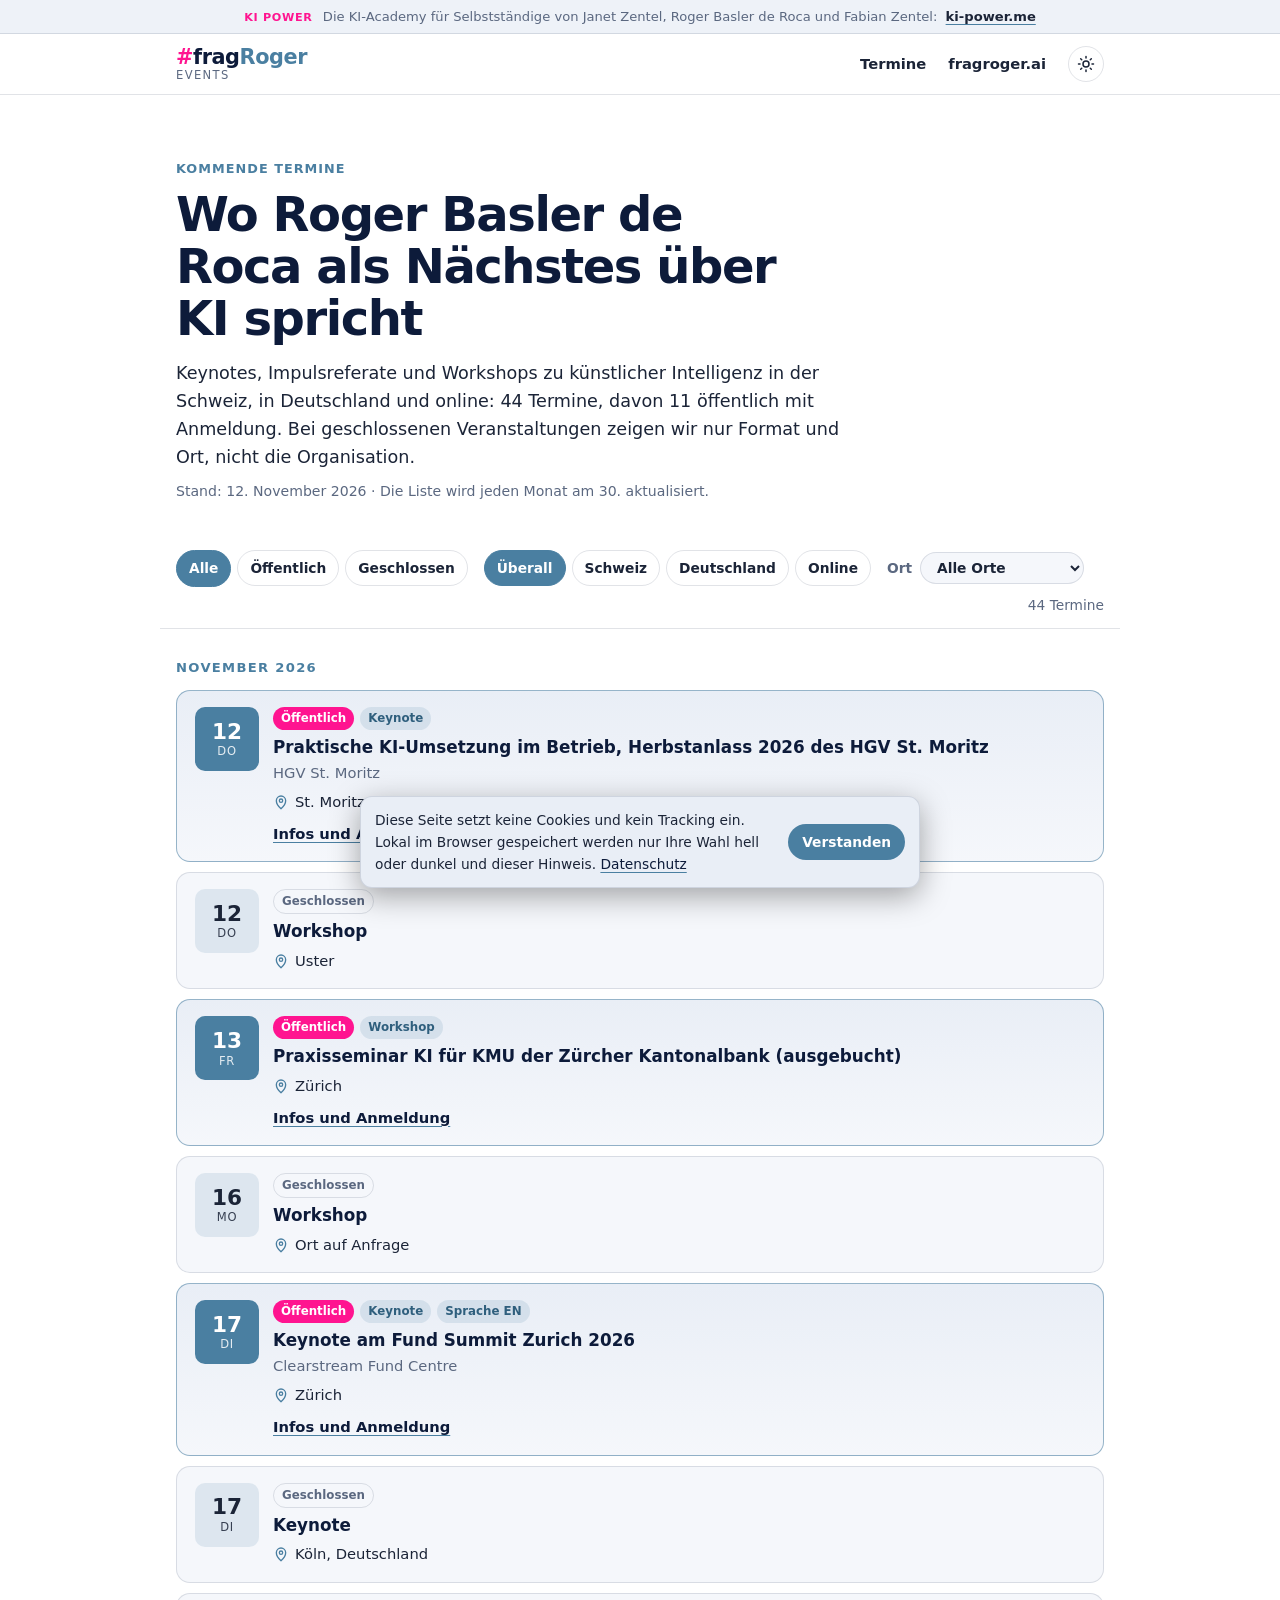
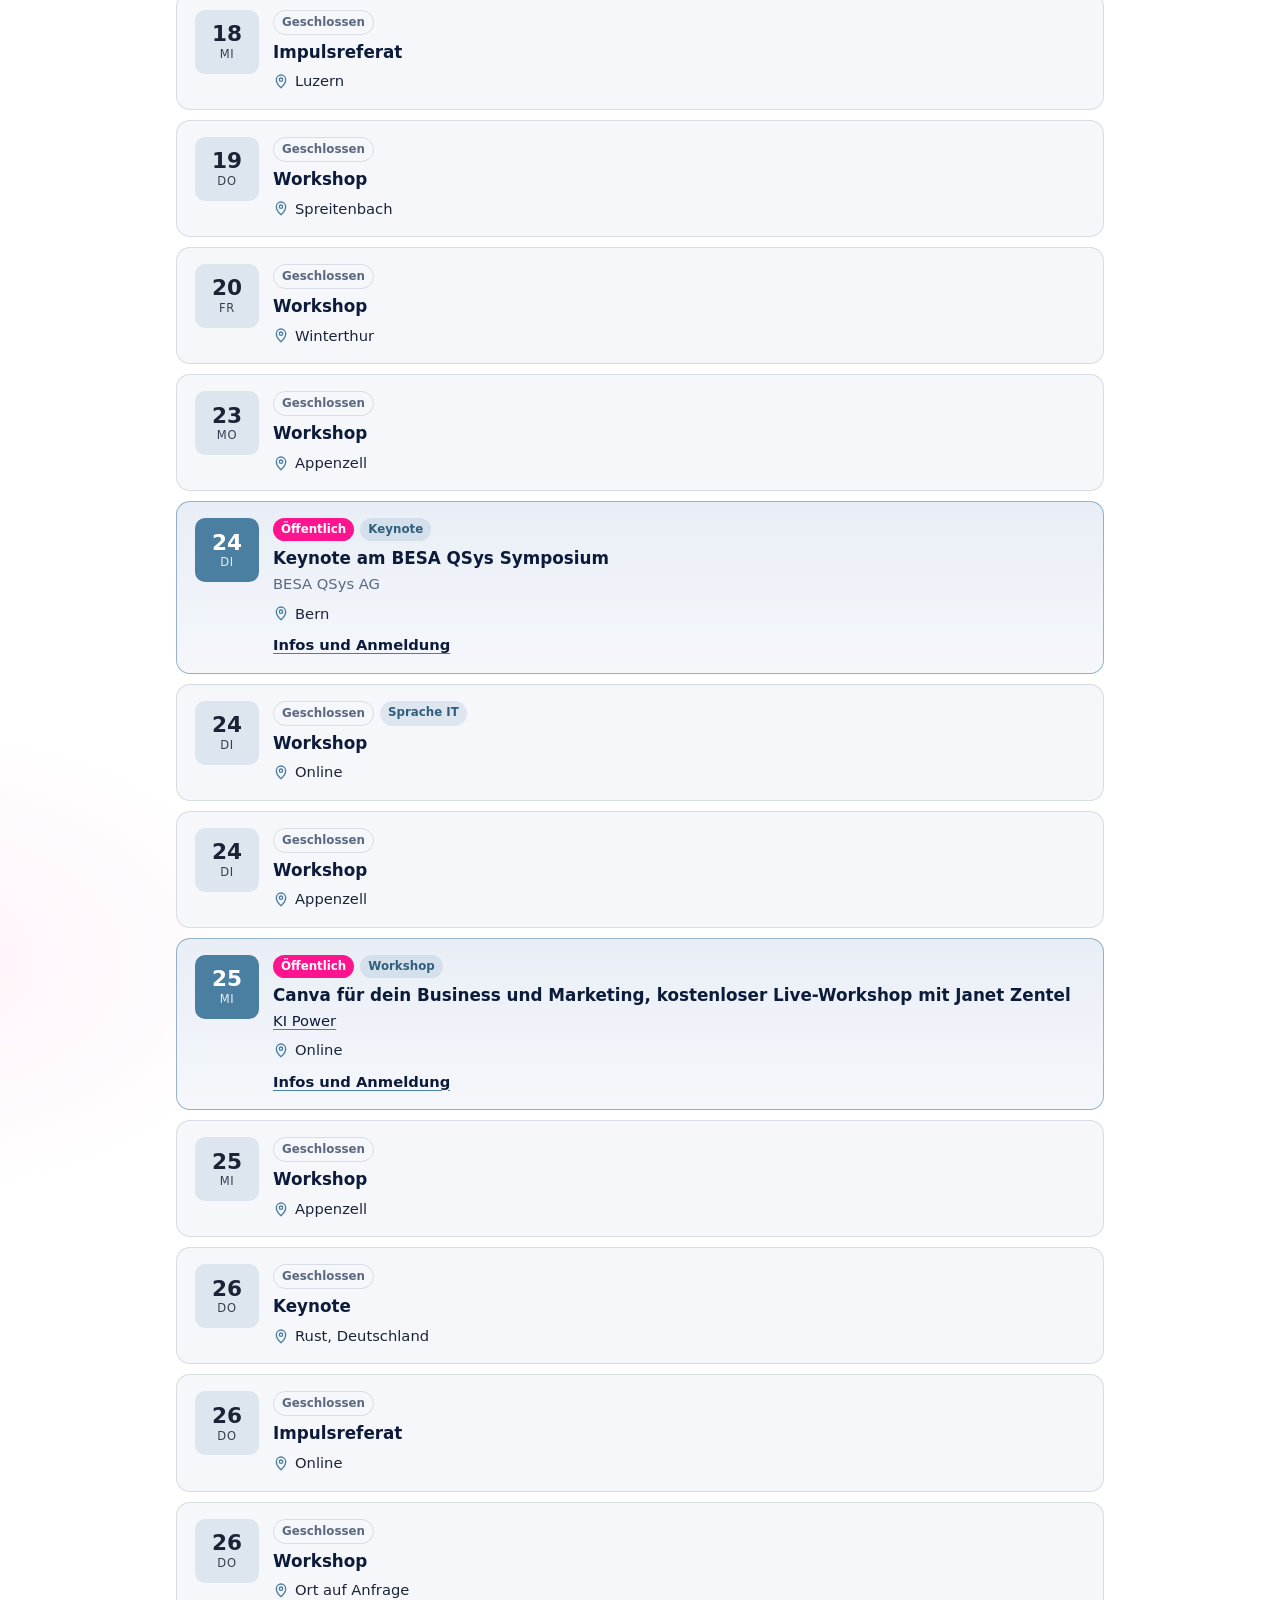
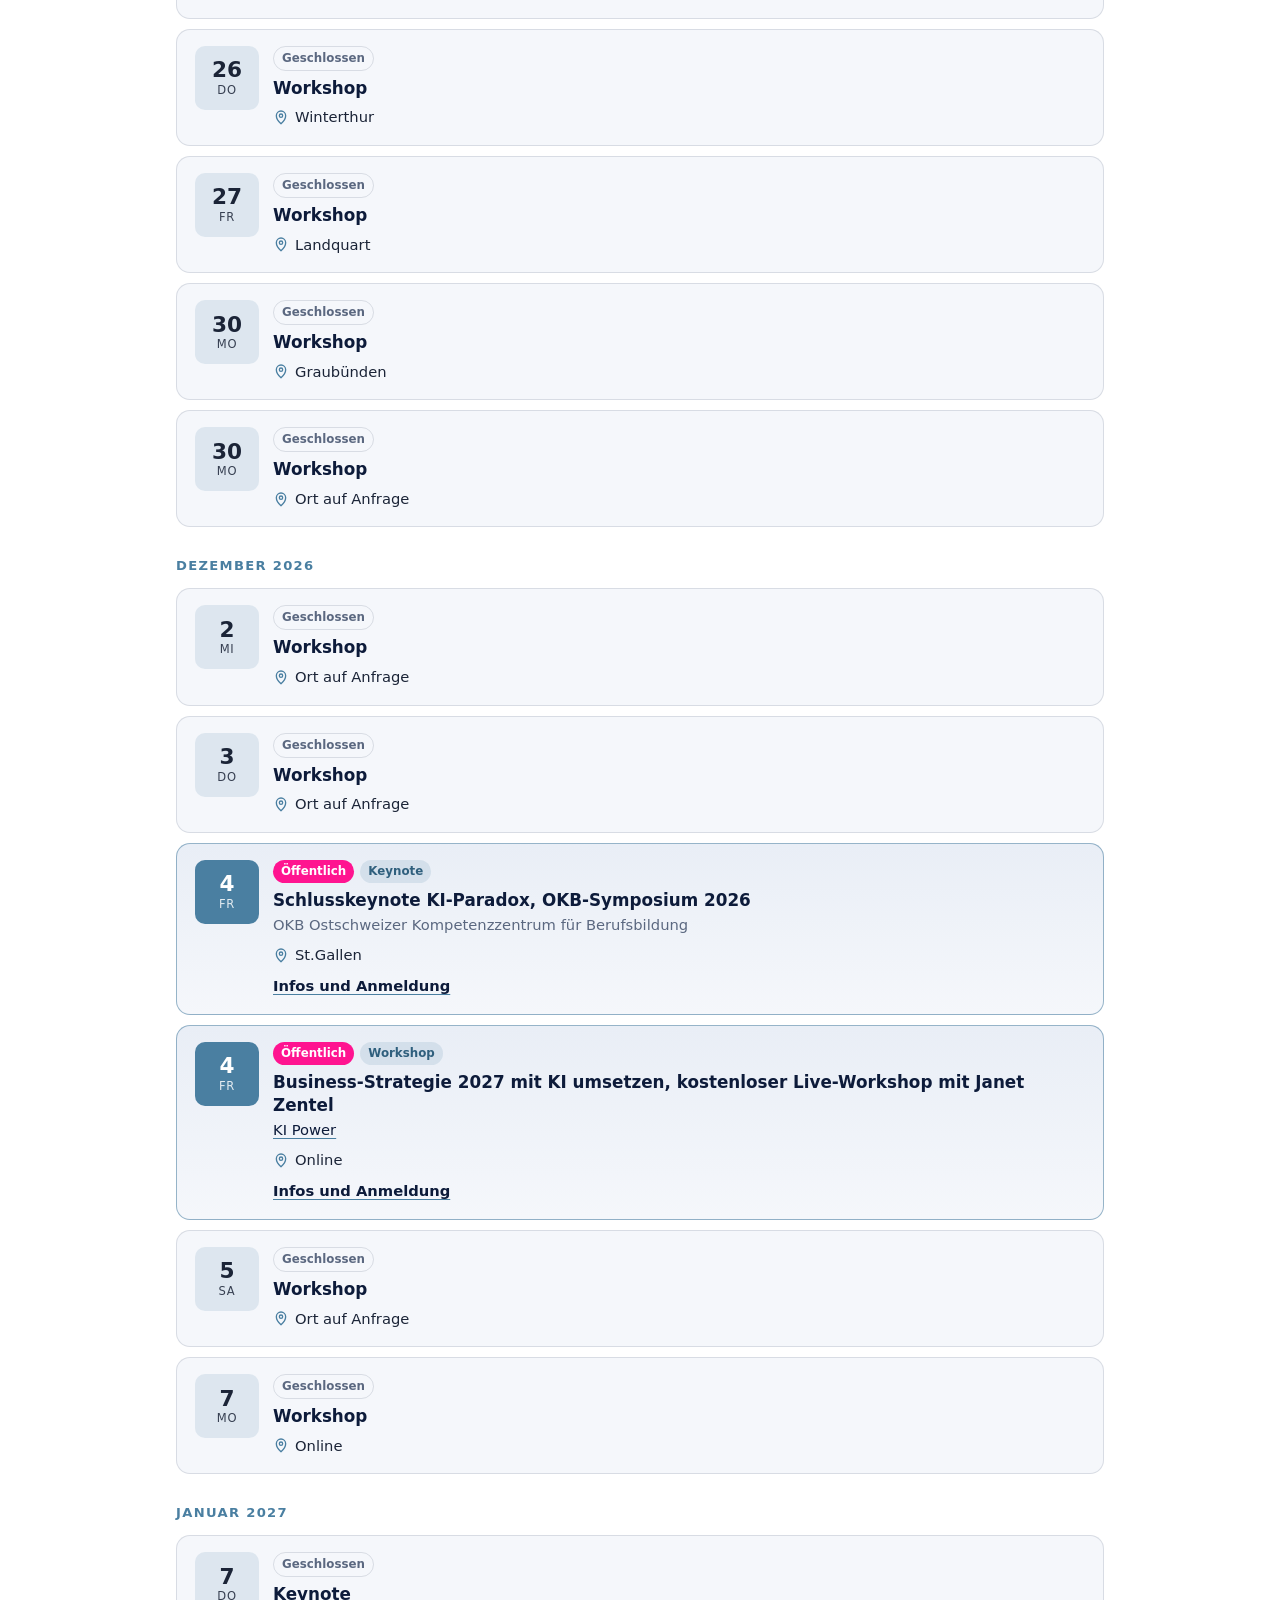
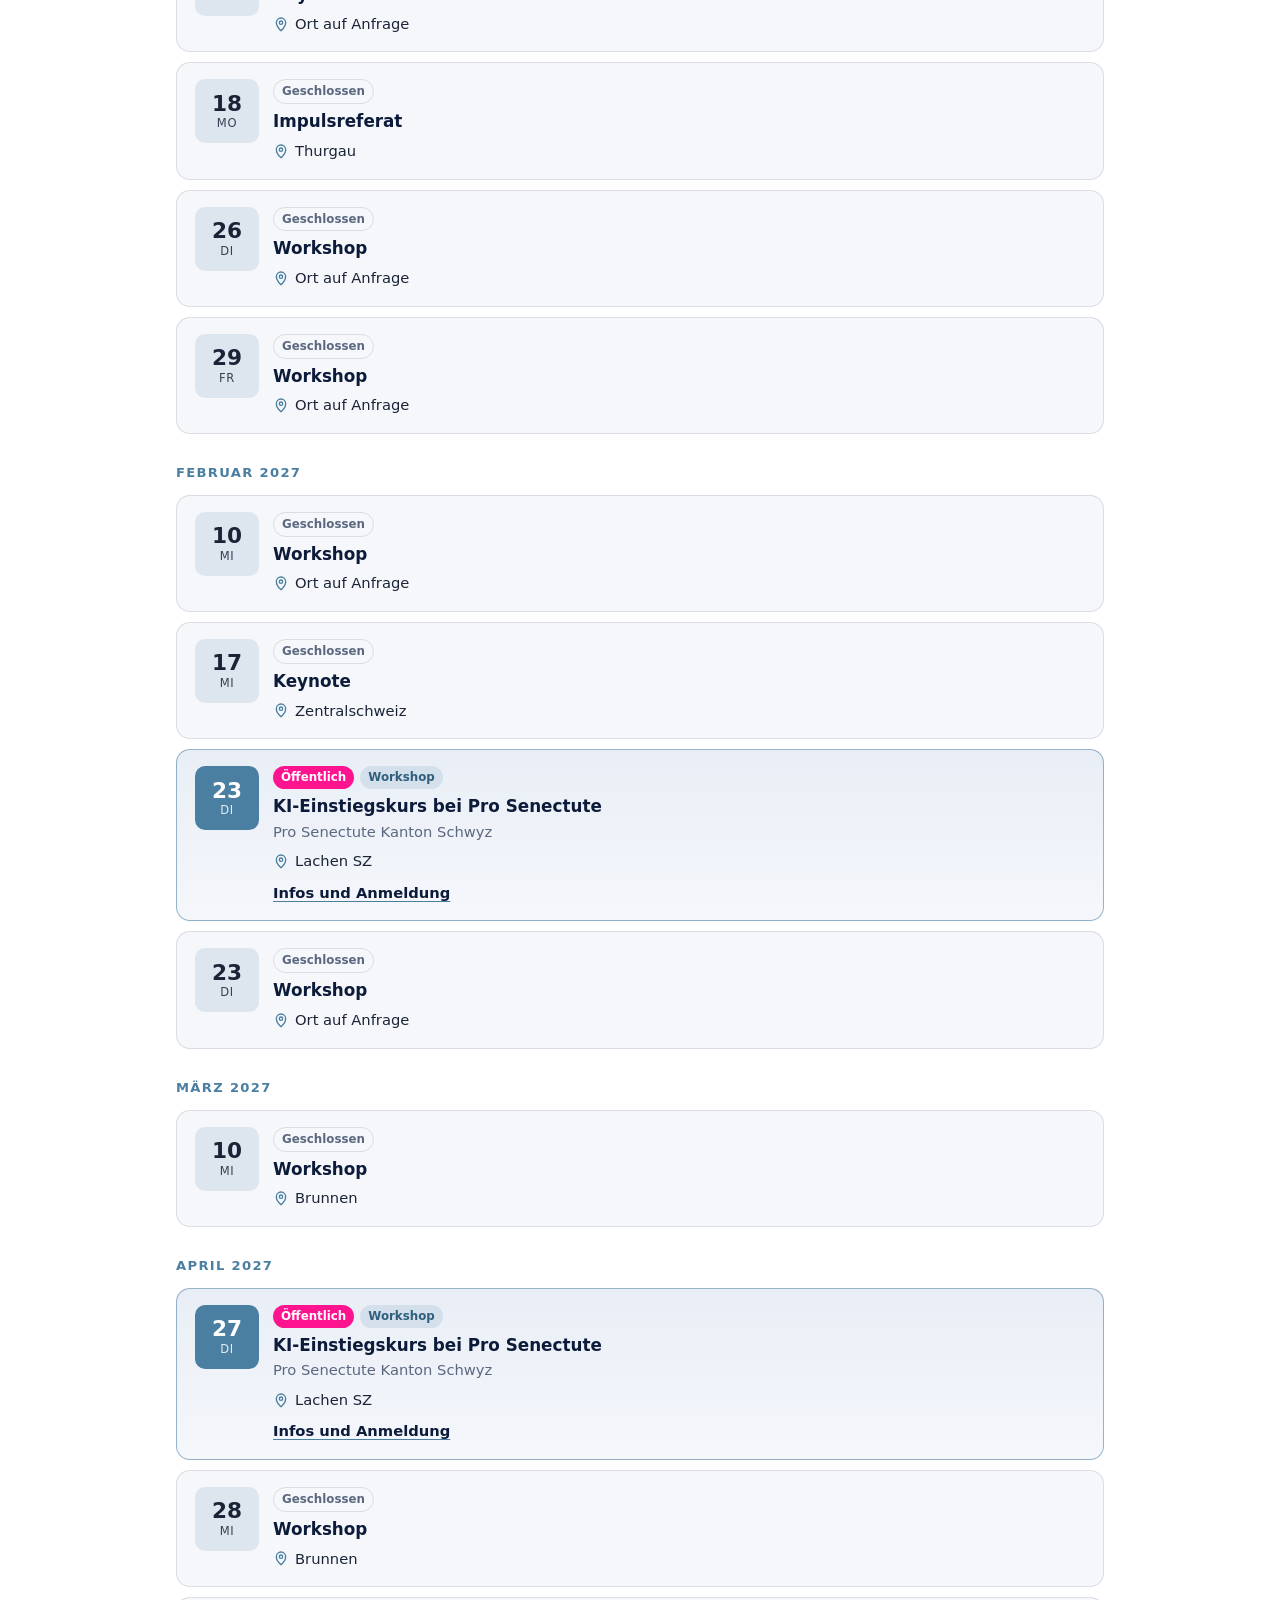
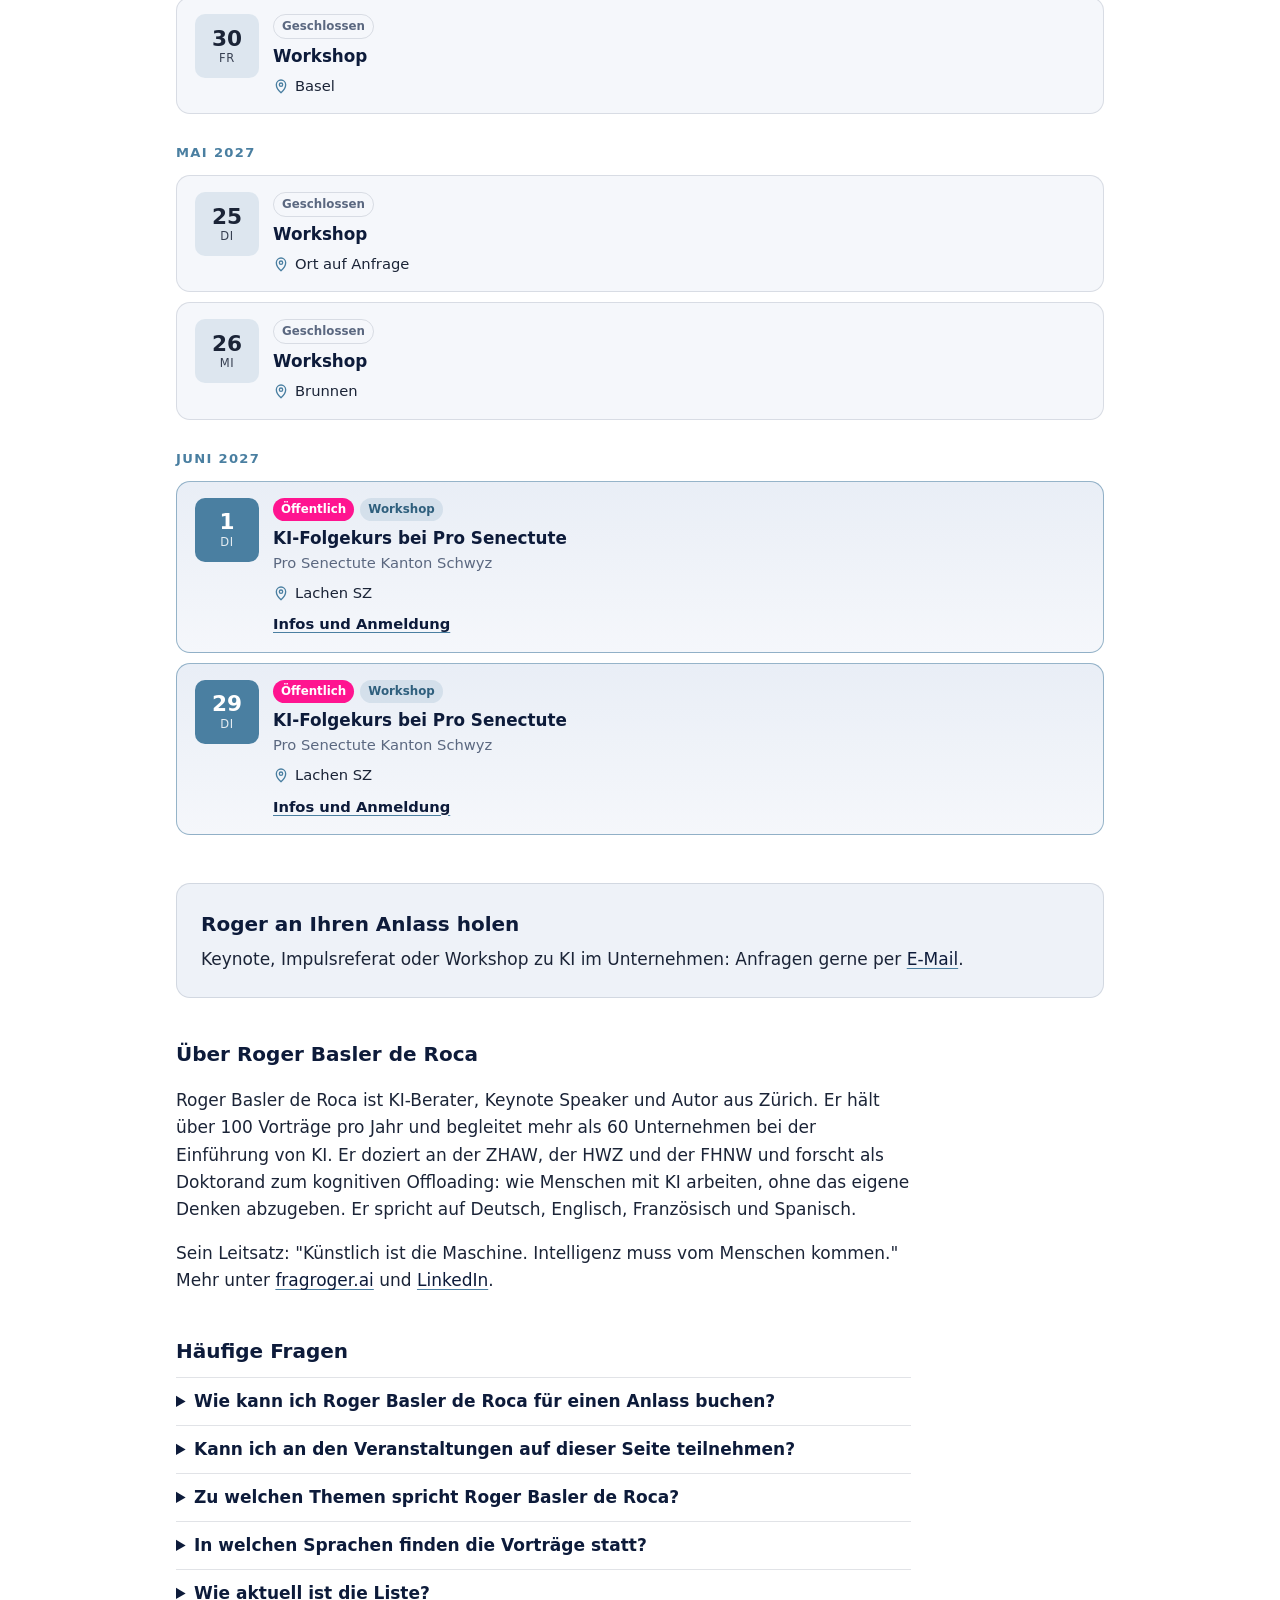
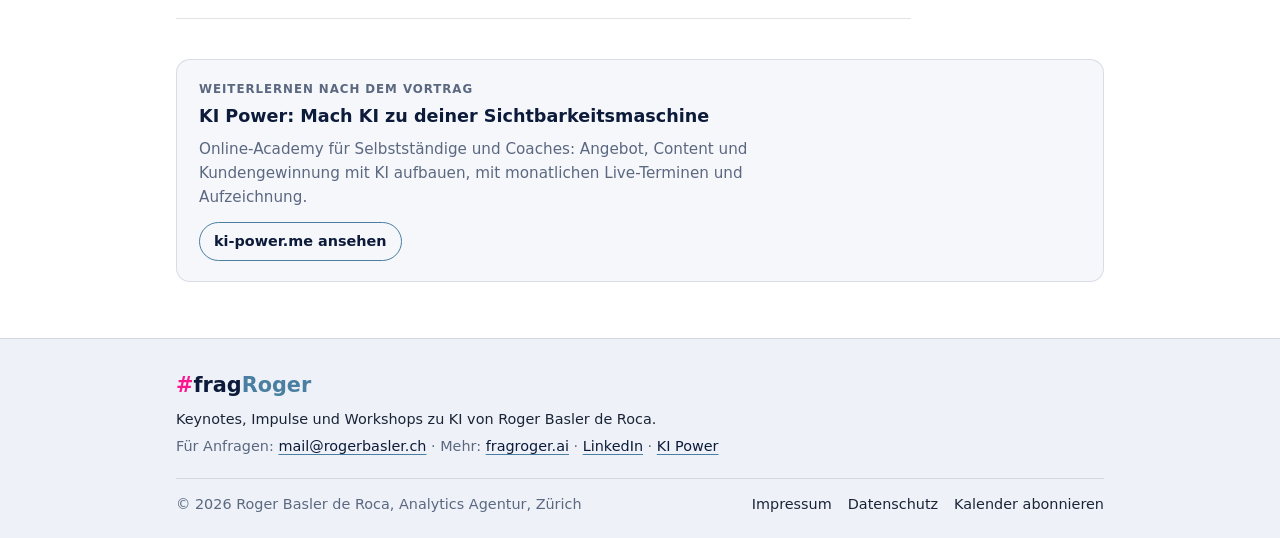
<file: index.html>
<!DOCTYPE html>
<html lang="de-CH">
<head>
<meta charset="utf-8">
<meta name="viewport" content="width=device-width, initial-scale=1">
<title>Events und Keynotes 2026/27: Roger Basler de Roca zu KI | #fragRoger</title>
<meta name="description" content="Alle kommenden Keynotes, Impulsreferate und Workshops von Roger Basler de Roca zu KI, mit 11 öffentlichen Terminen und Anmeldung. Filter nach Ort, Region und Art.">
<meta name="author" content="Roger Basler de Roca">
<meta name="google-site-verification" content="Hqolcd30Hf_gfccGtFgbnX0KH6evMzyYWv4THczLgGU">
<meta name="msvalidate.01" content="72ACB20F533EE12F95D7DD326D99E1C8">
<meta name="robots" content="index, follow, max-image-preview:large">
<link rel="canonical" href="https://events.fragroger.ai/">
<link rel="alternate" hreflang="de-CH" href="https://events.fragroger.ai/">
<link rel="alternate" hreflang="x-default" href="https://events.fragroger.ai/">
<meta property="og:type" content="website">
<meta property="og:site_name" content="#fragRoger Events">
<meta property="og:title" content="Events und Keynotes 2026/27: Roger Basler de Roca zu KI | #fragRoger">
<meta property="og:description" content="Alle kommenden Keynotes, Impulsreferate und Workshops von Roger Basler de Roca zu KI, mit 11 öffentlichen Terminen und Anmeldung. Filter nach Ort, Region und Art.">
<meta property="og:url" content="https://events.fragroger.ai/">
<meta property="og:locale" content="de_CH">
<meta property="og:image" content="https://events.fragroger.ai/assets/og-image.png">
<meta property="og:image:width" content="1200">
<meta property="og:image:height" content="630">
<meta property="og:image:alt" content="#fragRoger Events: Termine von Roger Basler de Roca">
<meta name="twitter:card" content="summary_large_image">
<meta name="twitter:title" content="Events und Keynotes 2026/27: Roger Basler de Roca zu KI | #fragRoger">
<meta name="twitter:description" content="Alle kommenden Keynotes, Impulsreferate und Workshops von Roger Basler de Roca zu KI, mit 11 öffentlichen Terminen und Anmeldung. Filter nach Ort, Region und Art.">
<meta name="twitter:image" content="https://events.fragroger.ai/assets/og-image.png">
<meta name="theme-color" content="#000000" media="(prefers-color-scheme: dark)">
<meta name="theme-color" content="#ffffff" media="(prefers-color-scheme: light)">
<link rel="icon" href="favicon.ico" sizes="32x32">
<link rel="icon" href="assets/favicon.svg" type="image/svg+xml">
<link rel="apple-touch-icon" href="assets/apple-touch-icon.png">
<link rel="manifest" href="site.webmanifest">
<link rel="alternate" type="application/json" title="Termine als JSON" href="https://events.fragroger.ai/data/events.json">
<link rel="alternate" type="text/calendar" title="Öffentliche Termine (iCal)" href="https://events.fragroger.ai/kalender.ics">
<script>(function(){try{var t=localStorage.getItem('frev-theme');if(!t){t=window.matchMedia&&window.matchMedia('(prefers-color-scheme: light)').matches?'light':'dark';}document.documentElement.setAttribute('data-theme',t);}catch(e){}})();</script>
<link rel="stylesheet" href="assets/style.css?v=20261112">
<script type="application/ld+json">{"@context":"https://schema.org","@graph":[{"@type":"WebSite","@id":"https://events.fragroger.ai/#website","url":"https://events.fragroger.ai/","name":"#fragRoger Events","inLanguage":"de-CH","publisher":{"@id":"https://fragroger.ai/#roger"}},{"@type":"Person","@id":"https://fragroger.ai/#roger","name":"Roger Basler de Roca","jobTitle":"KI-Berater, Keynote Speaker, Autor und Doktorand (kognitives Offloading)","url":"https://fragroger.ai","image":"https://events.fragroger.ai/assets/og-image.png","worksFor":{"@type":"Organization","name":"Analytics Agentur","address":{"@type":"PostalAddress","streetAddress":"The Circle 6","postalCode":"8058","addressLocality":"Zürich","addressCountry":"CH"}},"knowsAbout":["Künstliche Intelligenz","KI im Unternehmen","KI-Kompetenz","Agentic AI","Kognitives Offloading","Digitale Souveränität","EU AI Act"],"knowsLanguage":["de","en","fr","es"],"sameAs":["https://www.linkedin.com/in/rogerbasler","https://www.rogerbasler.ch","https://fragroger.ai","https://ki-power.me","https://www.youtube.com/watch?v=nSkHqpvobD8"]},{"@type":"CollectionPage","@id":"https://events.fragroger.ai/#webpage","url":"https://events.fragroger.ai/","name":"Events und Keynotes von Roger Basler de Roca","isPartOf":{"@id":"https://events.fragroger.ai/#website"},"about":{"@id":"https://fragroger.ai/#roger"},"inLanguage":"de-CH","dateModified":"2026-11-12","mainEntity":{"@type":"ItemList","numberOfItems":11,"itemListElement":[{"@type":"ListItem","position":1,"item":{"@id":"https://events.fragroger.ai/#event-1"}},{"@type":"ListItem","position":2,"item":{"@id":"https://events.fragroger.ai/#event-2"}},{"@type":"ListItem","position":3,"item":{"@id":"https://events.fragroger.ai/#event-3"}},{"@type":"ListItem","position":4,"item":{"@id":"https://events.fragroger.ai/#event-4"}},{"@type":"ListItem","position":5,"item":{"@id":"https://events.fragroger.ai/#event-5"}},{"@type":"ListItem","position":6,"item":{"@id":"https://events.fragroger.ai/#event-6"}},{"@type":"ListItem","position":7,"item":{"@id":"https://events.fragroger.ai/#event-7"}},{"@type":"ListItem","position":8,"item":{"@id":"https://events.fragroger.ai/#event-8"}},{"@type":"ListItem","position":9,"item":{"@id":"https://events.fragroger.ai/#event-9"}},{"@type":"ListItem","position":10,"item":{"@id":"https://events.fragroger.ai/#event-10"}},{"@type":"ListItem","position":11,"item":{"@id":"https://events.fragroger.ai/#event-11"}}]}},{"@type":"Event","@id":"https://events.fragroger.ai/#event-1","name":"Praktische KI-Umsetzung im Betrieb, Herbstanlass 2026 des HGV St. Moritz","startDate":"2026-11-12","description":"Keynote. Veranstalter: HGV St. Moritz. Mit Roger Basler de Roca","eventStatus":"https://schema.org/EventScheduled","eventAttendanceMode":"https://schema.org/OfflineEventAttendanceMode","location":{"@type":"Place","name":"St. Moritz","address":{"@type":"PostalAddress","addressLocality":"St. Moritz","addressCountry":"CH"}},"performer":{"@id":"https://fragroger.ai/#roger"},"organizer":{"@type":"Organization","name":"HGV St. Moritz","url":"https://www.hgv-stmoritz.ch/aktuell"},"url":"https://www.hgv-stmoritz.ch/aktuell","inLanguage":"de","image":"https://events.fragroger.ai/assets/og-image.png"},{"@type":"Event","@id":"https://events.fragroger.ai/#event-2","name":"Praxisseminar KI für KMU der Zürcher Kantonalbank (ausgebucht)","startDate":"2026-11-13","description":"Workshop. Mit Roger Basler de Roca","eventStatus":"https://schema.org/EventScheduled","eventAttendanceMode":"https://schema.org/OfflineEventAttendanceMode","location":{"@type":"Place","name":"Zürich","address":{"@type":"PostalAddress","addressLocality":"Zürich","addressCountry":"CH"}},"performer":{"@id":"https://fragroger.ai/#roger"},"url":"https://www.zkb.ch/de/unternehmen/kmu-wissen/angebote/praxisseminar-ki-fuer-kmu.html","inLanguage":"de","image":"https://events.fragroger.ai/assets/og-image.png"},{"@type":"Event","@id":"https://events.fragroger.ai/#event-3","name":"Keynote am Fund Summit Zurich 2026","startDate":"2026-11-17","description":"Keynote. Veranstalter: Clearstream Fund Centre. Mit Roger Basler de Roca","eventStatus":"https://schema.org/EventScheduled","eventAttendanceMode":"https://schema.org/OfflineEventAttendanceMode","location":{"@type":"Place","name":"Zürich","address":{"@type":"PostalAddress","addressLocality":"Zürich","addressCountry":"CH"}},"performer":{"@id":"https://fragroger.ai/#roger"},"organizer":{"@type":"Organization","name":"Clearstream Fund Centre","url":"https://fundsummit-zurich-2026.deutsche-boerse-events.com/"},"url":"https://fundsummit-zurich-2026.deutsche-boerse-events.com/","inLanguage":"en","image":"https://events.fragroger.ai/assets/og-image.png"},{"@type":"Event","@id":"https://events.fragroger.ai/#event-4","name":"Keynote am BESA QSys Symposium","startDate":"2026-11-24","description":"Keynote. Veranstalter: BESA QSys AG. Mit Roger Basler de Roca","eventStatus":"https://schema.org/EventScheduled","eventAttendanceMode":"https://schema.org/OfflineEventAttendanceMode","location":{"@type":"Place","name":"Bern","address":{"@type":"PostalAddress","addressLocality":"Bern","addressCountry":"CH"}},"performer":{"@id":"https://fragroger.ai/#roger"},"organizer":{"@type":"Organization","name":"BESA QSys AG","url":"https://besaqsys.ch/de/node/579"},"url":"https://besaqsys.ch/de/node/579","inLanguage":"de","image":"https://events.fragroger.ai/assets/og-image.png"},{"@type":"Event","@id":"https://events.fragroger.ai/#event-5","name":"Canva für dein Business und Marketing, kostenloser Live-Workshop mit Janet Zentel","startDate":"2026-11-25","description":"Workshop. Veranstalter: KI Power. Mit Roger Basler de Roca","eventStatus":"https://schema.org/EventScheduled","eventAttendanceMode":"https://schema.org/OnlineEventAttendanceMode","location":{"@type":"VirtualLocation","url":"https://ki-power.me/canva-workshop"},"performer":{"@id":"https://fragroger.ai/#roger"},"organizer":{"@type":"Organization","name":"KI Power","url":"https://ki-power.me/canva-workshop"},"url":"https://ki-power.me/canva-workshop","inLanguage":"de","image":"https://events.fragroger.ai/assets/og-image.png"},{"@type":"Event","@id":"https://events.fragroger.ai/#event-6","name":"Schlusskeynote KI-Paradox, OKB-Symposium 2026","startDate":"2026-12-04","description":"Keynote. Veranstalter: OKB Ostschweizer Kompetenzzentrum für Berufsbildung. Mit Roger Basler de Roca","eventStatus":"https://schema.org/EventScheduled","eventAttendanceMode":"https://schema.org/OfflineEventAttendanceMode","location":{"@type":"Place","name":"St.Gallen","address":{"@type":"PostalAddress","addressLocality":"St.Gallen","addressCountry":"CH"}},"performer":{"@id":"https://fragroger.ai/#roger"},"organizer":{"@type":"Organization","name":"OKB Ostschweizer Kompetenzzentrum für Berufsbildung","url":"https://www.berufsbildung-ost.ch/"},"url":"https://www.berufsbildung-ost.ch/","inLanguage":"de","image":"https://events.fragroger.ai/assets/og-image.png"},{"@type":"Event","@id":"https://events.fragroger.ai/#event-7","name":"Business-Strategie 2027 mit KI umsetzen, kostenloser Live-Workshop mit Janet Zentel","startDate":"2026-12-04","description":"Workshop. Veranstalter: KI Power. Mit Roger Basler de Roca","eventStatus":"https://schema.org/EventScheduled","eventAttendanceMode":"https://schema.org/OnlineEventAttendanceMode","location":{"@type":"VirtualLocation","url":"https://ki-power.me/strategie-2027"},"performer":{"@id":"https://fragroger.ai/#roger"},"organizer":{"@type":"Organization","name":"KI Power","url":"https://ki-power.me/strategie-2027"},"url":"https://ki-power.me/strategie-2027","inLanguage":"de","image":"https://events.fragroger.ai/assets/og-image.png"},{"@type":"Event","@id":"https://events.fragroger.ai/#event-8","name":"KI-Einstiegskurs bei Pro Senectute","startDate":"2027-02-23","description":"Workshop. Veranstalter: Pro Senectute Kanton Schwyz. Mit Roger Basler de Roca","eventStatus":"https://schema.org/EventScheduled","eventAttendanceMode":"https://schema.org/OfflineEventAttendanceMode","location":{"@type":"Place","name":"Lachen SZ","address":{"@type":"PostalAddress","addressLocality":"Lachen SZ","addressCountry":"CH"}},"performer":{"@id":"https://fragroger.ai/#roger"},"organizer":{"@type":"Organization","name":"Pro Senectute Kanton Schwyz","url":"https://sz.prosenectute.ch/de/freizeit/kurse.html"},"url":"https://sz.prosenectute.ch/de/freizeit/kurse.html","inLanguage":"de","image":"https://events.fragroger.ai/assets/og-image.png"},{"@type":"Event","@id":"https://events.fragroger.ai/#event-9","name":"KI-Einstiegskurs bei Pro Senectute","startDate":"2027-04-27","description":"Workshop. Veranstalter: Pro Senectute Kanton Schwyz. Mit Roger Basler de Roca","eventStatus":"https://schema.org/EventScheduled","eventAttendanceMode":"https://schema.org/OfflineEventAttendanceMode","location":{"@type":"Place","name":"Lachen SZ","address":{"@type":"PostalAddress","addressLocality":"Lachen SZ","addressCountry":"CH"}},"performer":{"@id":"https://fragroger.ai/#roger"},"organizer":{"@type":"Organization","name":"Pro Senectute Kanton Schwyz","url":"https://sz.prosenectute.ch/de/freizeit/kurse.html"},"url":"https://sz.prosenectute.ch/de/freizeit/kurse.html","inLanguage":"de","image":"https://events.fragroger.ai/assets/og-image.png"},{"@type":"Event","@id":"https://events.fragroger.ai/#event-10","name":"KI-Folgekurs bei Pro Senectute","startDate":"2027-06-01","description":"Workshop. Veranstalter: Pro Senectute Kanton Schwyz. Mit Roger Basler de Roca","eventStatus":"https://schema.org/EventScheduled","eventAttendanceMode":"https://schema.org/OfflineEventAttendanceMode","location":{"@type":"Place","name":"Lachen SZ","address":{"@type":"PostalAddress","addressLocality":"Lachen SZ","addressCountry":"CH"}},"performer":{"@id":"https://fragroger.ai/#roger"},"organizer":{"@type":"Organization","name":"Pro Senectute Kanton Schwyz","url":"https://sz.prosenectute.ch/de/freizeit/kurse.html"},"url":"https://sz.prosenectute.ch/de/freizeit/kurse.html","inLanguage":"de","image":"https://events.fragroger.ai/assets/og-image.png"},{"@type":"Event","@id":"https://events.fragroger.ai/#event-11","name":"KI-Folgekurs bei Pro Senectute","startDate":"2027-06-29","description":"Workshop. Veranstalter: Pro Senectute Kanton Schwyz. Mit Roger Basler de Roca","eventStatus":"https://schema.org/EventScheduled","eventAttendanceMode":"https://schema.org/OfflineEventAttendanceMode","location":{"@type":"Place","name":"Lachen SZ","address":{"@type":"PostalAddress","addressLocality":"Lachen SZ","addressCountry":"CH"}},"performer":{"@id":"https://fragroger.ai/#roger"},"organizer":{"@type":"Organization","name":"Pro Senectute Kanton Schwyz","url":"https://sz.prosenectute.ch/de/freizeit/kurse.html"},"url":"https://sz.prosenectute.ch/de/freizeit/kurse.html","inLanguage":"de","image":"https://events.fragroger.ai/assets/og-image.png"},{"@type":"FAQPage","@id":"https://events.fragroger.ai/#faq","mainEntity":[{"@type":"Question","name":"Wie kann ich Roger Basler de Roca für einen Anlass buchen?","acceptedAnswer":{"@type":"Answer","text":"Anfragen für Keynotes, Impulsreferate und Workshops gehen per E-Mail an mail@rogerbasler.ch. Hilfreich sind Datum, Ort, Publikum, Dauer und Thema."}},{"@type":"Question","name":"Kann ich an den Veranstaltungen auf dieser Seite teilnehmen?","acceptedAnswer":{"@type":"Answer","text":"Öffentliche Termine sind mit einem Link zur Anmeldung beim Veranstalter versehen. Geschlossene Termine sind interne Anlässe von Unternehmen, Verwaltungen oder Verbänden; dort zeigt die Seite nur Datum, Format und Ort."}},{"@type":"Question","name":"Zu welchen Themen spricht Roger Basler de Roca?","acceptedAnswer":{"@type":"Answer","text":"Zu KI im Unternehmen und im Arbeitsalltag: KI-Kompetenz, Agentic AI, digitale Souveränität, EU AI Act und kognitives Offloading, also die Frage, wie Menschen mit KI arbeiten, ohne das eigene Denken abzugeben."}},{"@type":"Question","name":"In welchen Sprachen finden die Vorträge statt?","acceptedAnswer":{"@type":"Answer","text":"Auf Deutsch, Englisch, Französisch und Spanisch. Die Sprache steht beim Termin, wenn sie nicht Deutsch ist."}},{"@type":"Question","name":"Wie aktuell ist die Liste?","acceptedAnswer":{"@type":"Answer","text":"Die Termine werden jeden Monat am 30. aus der Terminplanung übernommen. Massgeblich sind die Angaben der Veranstalter."}}]}]}</script>
</head>
<body>
<a class="skip" href="#main">Direkt zum Inhalt</a>
<aside class="promo-top" aria-label="Hinweis KI Power">
  <div class="wrap"><span class="promo-label">KI Power</span> Die KI-Academy für Selbstständige<span class="promo-long"> von Janet Zentel, Roger Basler de Roca und Fabian Zentel</span>: <a href="https://ki-power.me/?utm_source=events.fragroger.ai&utm_medium=referral&utm_campaign=topbar" rel="noopener">ki-power.me</a></div>
</aside>
<header class="site-header">
  <div class="wrap bar">
    <a class="brand" href="./" aria-label="fragRoger Events">
      <span class="brand-mark"><span class="brand-hash">#</span>frag<span class="brand-blue">Roger</span></span>
      <span class="brand-sub">Events</span>
    </a>
    <nav class="nav" aria-label="Navigation">
      <a href="./">Termine</a>
      <a href="https://fragroger.ai" rel="noopener">fragroger.ai</a>
    </nav>
    <button class="theme-toggle" type="button" id="theme-toggle" aria-label="Hell- und Dunkelmodus wechseln">
      <svg class="icon-moon" viewBox="0 0 24 24" aria-hidden="true"><path d="M21 12.8A9 9 0 1 1 11.2 3a7 7 0 0 0 9.8 9.8z"/></svg>
      <svg class="icon-sun" viewBox="0 0 24 24" aria-hidden="true"><circle cx="12" cy="12" r="4"/><path d="M12 2v2M12 20v2M4.9 4.9l1.4 1.4M17.7 17.7l1.4 1.4M2 12h2M20 12h2M4.9 19.1l1.4-1.4M17.7 6.3l1.4-1.4"/></svg>
    </button>
  </div>
</header>
<main id="main" class="wrap">

<section class="hero">
  <p class="kicker">Kommende Termine</p>
  <h1 class="hero-title">Wo Roger Basler de Roca als Nächstes über KI spricht</h1>
  <p class="lead">Keynotes, Impulsreferate und Workshops zu künstlicher Intelligenz in der Schweiz, in Deutschland und online: 44 Termine, davon 11 öffentlich mit Anmeldung. Bei geschlossenen Veranstaltungen zeigen wir nur Format und Ort, nicht die Organisation.</p>
  <p class="stamp">Stand: <time datetime="2026-11-12">12. November 2026</time> · Die Liste wird jeden Monat am 30. aktualisiert.</p>
</section>

<section class="filters" aria-label="Filter" hidden>
  <div class="filter-row" role="group" aria-label="Art der Veranstaltung">
    <button type="button" class="chip on" data-f="art" data-v="">Alle</button>
    <button type="button" class="chip" data-f="art" data-v="oeffentlich">Öffentlich</button>
    <button type="button" class="chip" data-f="art" data-v="geschlossen">Geschlossen</button>
  </div>
  <div class="filter-row" role="group" aria-label="Region">
    <button type="button" class="chip on" data-f="land" data-v="">Überall</button>
    <button type="button" class="chip" data-f="land" data-v="Schweiz">Schweiz</button>
    <button type="button" class="chip" data-f="land" data-v="Deutschland">Deutschland</button>
    <button type="button" class="chip" data-f="land" data-v="Online">Online</button>
  </div>
  <label class="select-wrap">Ort
    <select id="f-stadt"><option value="">Alle Orte</option><option>Appenzell</option><option>Basel</option><option>Bern</option><option>Brunnen</option><option>Graubünden</option><option>Köln</option><option>Lachen SZ</option><option>Landquart</option><option>Luzern</option><option>Rust</option><option>Spreitenbach</option><option>St. Moritz</option><option>St.Gallen</option><option>Thurgau</option><option>Uster</option><option>Winterthur</option><option>Zentralschweiz</option><option>Zürich</option></select>
  </label>
  <p class="count" id="count" aria-live="polite"></p>
</section>

<section class="list" id="list">
<div class="month" data-month="2026-11">
  <h2 class="month-title">November 2026</h2>
  <ul class="evs">
<li class="ev is-public" data-land="Schweiz" data-stadt="St. Moritz" data-art="oeffentlich">
  <time class="ev-date" datetime="2026-11-12" aria-hidden="true"><span class="ev-day">12</span><span class="ev-wd">Do</span></time>
  <div class="ev-body">
    <p class="ev-tags"><span class="tag tag-public">Öffentlich</span><span class="tag">Keynote</span></p>
    <h3 class="ev-title">Praktische KI-Umsetzung im Betrieb, Herbstanlass 2026 des HGV St. Moritz</h3>
    <p class="ev-sub">HGV St. Moritz</p>
    <p class="ev-where"><svg viewBox="0 0 24 24" aria-hidden="true"><path d="M12 22s7-6.1 7-12a7 7 0 1 0-14 0c0 5.9 7 12 7 12z"/><circle cx="12" cy="10" r="2.5"/></svg><span class="sr-only">12. November 2026, </span>St. Moritz</p>
    
    <p class="ev-cta"><a href="https://www.hgv-stmoritz.ch/aktuell" rel="noopener">Infos und Anmeldung</a></p>
  </div>
</li>
<li class="ev" data-land="Schweiz" data-stadt="Uster" data-art="geschlossen">
  <time class="ev-date" datetime="2026-11-12" aria-hidden="true"><span class="ev-day">12</span><span class="ev-wd">Do</span></time>
  <div class="ev-body">
    <p class="ev-tags"><span class="tag tag-closed">Geschlossen</span></p>
    <h3 class="ev-title">Workshop</h3>
    
    <p class="ev-where"><svg viewBox="0 0 24 24" aria-hidden="true"><path d="M12 22s7-6.1 7-12a7 7 0 1 0-14 0c0 5.9 7 12 7 12z"/><circle cx="12" cy="10" r="2.5"/></svg><span class="sr-only">12. November 2026, </span>Uster</p>
    
    
  </div>
</li>
<li class="ev is-public" data-land="Schweiz" data-stadt="Zürich" data-art="oeffentlich">
  <time class="ev-date" datetime="2026-11-13" aria-hidden="true"><span class="ev-day">13</span><span class="ev-wd">Fr</span></time>
  <div class="ev-body">
    <p class="ev-tags"><span class="tag tag-public">Öffentlich</span><span class="tag">Workshop</span></p>
    <h3 class="ev-title">Praxisseminar KI für KMU der Zürcher Kantonalbank (ausgebucht)</h3>
    
    <p class="ev-where"><svg viewBox="0 0 24 24" aria-hidden="true"><path d="M12 22s7-6.1 7-12a7 7 0 1 0-14 0c0 5.9 7 12 7 12z"/><circle cx="12" cy="10" r="2.5"/></svg><span class="sr-only">13. November 2026, </span>Zürich</p>
    
    <p class="ev-cta"><a href="https://www.zkb.ch/de/unternehmen/kmu-wissen/angebote/praxisseminar-ki-fuer-kmu.html" rel="noopener">Infos und Anmeldung</a></p>
  </div>
</li>
<li class="ev" data-land="" data-stadt="" data-art="geschlossen">
  <time class="ev-date" datetime="2026-11-16" aria-hidden="true"><span class="ev-day">16</span><span class="ev-wd">Mo</span></time>
  <div class="ev-body">
    <p class="ev-tags"><span class="tag tag-closed">Geschlossen</span></p>
    <h3 class="ev-title">Workshop</h3>
    
    <p class="ev-where"><svg viewBox="0 0 24 24" aria-hidden="true"><path d="M12 22s7-6.1 7-12a7 7 0 1 0-14 0c0 5.9 7 12 7 12z"/><circle cx="12" cy="10" r="2.5"/></svg><span class="sr-only">16. November 2026, </span>Ort auf Anfrage</p>
    
    
  </div>
</li>
<li class="ev is-public" data-land="Schweiz" data-stadt="Zürich" data-art="oeffentlich">
  <time class="ev-date" datetime="2026-11-17" aria-hidden="true"><span class="ev-day">17</span><span class="ev-wd">Di</span></time>
  <div class="ev-body">
    <p class="ev-tags"><span class="tag tag-public">Öffentlich</span><span class="tag">Keynote</span><span class="tag">Sprache EN</span></p>
    <h3 class="ev-title">Keynote am Fund Summit Zurich 2026</h3>
    <p class="ev-sub">Clearstream Fund Centre</p>
    <p class="ev-where"><svg viewBox="0 0 24 24" aria-hidden="true"><path d="M12 22s7-6.1 7-12a7 7 0 1 0-14 0c0 5.9 7 12 7 12z"/><circle cx="12" cy="10" r="2.5"/></svg><span class="sr-only">17. November 2026, </span>Zürich</p>
    
    <p class="ev-cta"><a href="https://fundsummit-zurich-2026.deutsche-boerse-events.com/" rel="noopener">Infos und Anmeldung</a></p>
  </div>
</li>
<li class="ev" data-land="Deutschland" data-stadt="Köln" data-art="geschlossen">
  <time class="ev-date" datetime="2026-11-17" aria-hidden="true"><span class="ev-day">17</span><span class="ev-wd">Di</span></time>
  <div class="ev-body">
    <p class="ev-tags"><span class="tag tag-closed">Geschlossen</span></p>
    <h3 class="ev-title">Keynote</h3>
    
    <p class="ev-where"><svg viewBox="0 0 24 24" aria-hidden="true"><path d="M12 22s7-6.1 7-12a7 7 0 1 0-14 0c0 5.9 7 12 7 12z"/><circle cx="12" cy="10" r="2.5"/></svg><span class="sr-only">17. November 2026, </span>Köln, Deutschland</p>
    
    
  </div>
</li>
<li class="ev" data-land="Schweiz" data-stadt="Luzern" data-art="geschlossen">
  <time class="ev-date" datetime="2026-11-18" aria-hidden="true"><span class="ev-day">18</span><span class="ev-wd">Mi</span></time>
  <div class="ev-body">
    <p class="ev-tags"><span class="tag tag-closed">Geschlossen</span></p>
    <h3 class="ev-title">Impulsreferat</h3>
    
    <p class="ev-where"><svg viewBox="0 0 24 24" aria-hidden="true"><path d="M12 22s7-6.1 7-12a7 7 0 1 0-14 0c0 5.9 7 12 7 12z"/><circle cx="12" cy="10" r="2.5"/></svg><span class="sr-only">18. November 2026, </span>Luzern</p>
    
    
  </div>
</li>
<li class="ev" data-land="Schweiz" data-stadt="Spreitenbach" data-art="geschlossen">
  <time class="ev-date" datetime="2026-11-19" aria-hidden="true"><span class="ev-day">19</span><span class="ev-wd">Do</span></time>
  <div class="ev-body">
    <p class="ev-tags"><span class="tag tag-closed">Geschlossen</span></p>
    <h3 class="ev-title">Workshop</h3>
    
    <p class="ev-where"><svg viewBox="0 0 24 24" aria-hidden="true"><path d="M12 22s7-6.1 7-12a7 7 0 1 0-14 0c0 5.9 7 12 7 12z"/><circle cx="12" cy="10" r="2.5"/></svg><span class="sr-only">19. November 2026, </span>Spreitenbach</p>
    
    
  </div>
</li>
<li class="ev" data-land="Schweiz" data-stadt="Winterthur" data-art="geschlossen">
  <time class="ev-date" datetime="2026-11-20" aria-hidden="true"><span class="ev-day">20</span><span class="ev-wd">Fr</span></time>
  <div class="ev-body">
    <p class="ev-tags"><span class="tag tag-closed">Geschlossen</span></p>
    <h3 class="ev-title">Workshop</h3>
    
    <p class="ev-where"><svg viewBox="0 0 24 24" aria-hidden="true"><path d="M12 22s7-6.1 7-12a7 7 0 1 0-14 0c0 5.9 7 12 7 12z"/><circle cx="12" cy="10" r="2.5"/></svg><span class="sr-only">20. November 2026, </span>Winterthur</p>
    
    
  </div>
</li>
<li class="ev" data-land="Schweiz" data-stadt="Appenzell" data-art="geschlossen">
  <time class="ev-date" datetime="2026-11-23" aria-hidden="true"><span class="ev-day">23</span><span class="ev-wd">Mo</span></time>
  <div class="ev-body">
    <p class="ev-tags"><span class="tag tag-closed">Geschlossen</span></p>
    <h3 class="ev-title">Workshop</h3>
    
    <p class="ev-where"><svg viewBox="0 0 24 24" aria-hidden="true"><path d="M12 22s7-6.1 7-12a7 7 0 1 0-14 0c0 5.9 7 12 7 12z"/><circle cx="12" cy="10" r="2.5"/></svg><span class="sr-only">23. November 2026, </span>Appenzell</p>
    
    
  </div>
</li>
<li class="ev is-public" data-land="Schweiz" data-stadt="Bern" data-art="oeffentlich">
  <time class="ev-date" datetime="2026-11-24" aria-hidden="true"><span class="ev-day">24</span><span class="ev-wd">Di</span></time>
  <div class="ev-body">
    <p class="ev-tags"><span class="tag tag-public">Öffentlich</span><span class="tag">Keynote</span></p>
    <h3 class="ev-title">Keynote am BESA QSys Symposium</h3>
    <p class="ev-sub">BESA QSys AG</p>
    <p class="ev-where"><svg viewBox="0 0 24 24" aria-hidden="true"><path d="M12 22s7-6.1 7-12a7 7 0 1 0-14 0c0 5.9 7 12 7 12z"/><circle cx="12" cy="10" r="2.5"/></svg><span class="sr-only">24. November 2026, </span>Bern</p>
    
    <p class="ev-cta"><a href="https://besaqsys.ch/de/node/579" rel="noopener">Infos und Anmeldung</a></p>
  </div>
</li>
<li class="ev" data-land="Online" data-stadt="Online" data-art="geschlossen">
  <time class="ev-date" datetime="2026-11-24" aria-hidden="true"><span class="ev-day">24</span><span class="ev-wd">Di</span></time>
  <div class="ev-body">
    <p class="ev-tags"><span class="tag tag-closed">Geschlossen</span><span class="tag">Sprache IT</span></p>
    <h3 class="ev-title">Workshop</h3>
    
    <p class="ev-where"><svg viewBox="0 0 24 24" aria-hidden="true"><path d="M12 22s7-6.1 7-12a7 7 0 1 0-14 0c0 5.9 7 12 7 12z"/><circle cx="12" cy="10" r="2.5"/></svg><span class="sr-only">24. November 2026, </span>Online</p>
    
    
  </div>
</li>
<li class="ev" data-land="Schweiz" data-stadt="Appenzell" data-art="geschlossen">
  <time class="ev-date" datetime="2026-11-24" aria-hidden="true"><span class="ev-day">24</span><span class="ev-wd">Di</span></time>
  <div class="ev-body">
    <p class="ev-tags"><span class="tag tag-closed">Geschlossen</span></p>
    <h3 class="ev-title">Workshop</h3>
    
    <p class="ev-where"><svg viewBox="0 0 24 24" aria-hidden="true"><path d="M12 22s7-6.1 7-12a7 7 0 1 0-14 0c0 5.9 7 12 7 12z"/><circle cx="12" cy="10" r="2.5"/></svg><span class="sr-only">24. November 2026, </span>Appenzell</p>
    
    
  </div>
</li>
<li class="ev is-public" data-land="Online" data-stadt="Online" data-art="oeffentlich">
  <time class="ev-date" datetime="2026-11-25" aria-hidden="true"><span class="ev-day">25</span><span class="ev-wd">Mi</span></time>
  <div class="ev-body">
    <p class="ev-tags"><span class="tag tag-public">Öffentlich</span><span class="tag">Workshop</span></p>
    <h3 class="ev-title">Canva für dein Business und Marketing, kostenloser Live-Workshop mit Janet Zentel</h3>
    <p class="ev-sub"><a href="https://ki-power.me/?utm_source=events.fragroger.ai&utm_medium=referral&utm_campaign=event" rel="noopener">KI Power</a></p>
    <p class="ev-where"><svg viewBox="0 0 24 24" aria-hidden="true"><path d="M12 22s7-6.1 7-12a7 7 0 1 0-14 0c0 5.9 7 12 7 12z"/><circle cx="12" cy="10" r="2.5"/></svg><span class="sr-only">25. November 2026, </span>Online</p>
    
    <p class="ev-cta"><a href="https://ki-power.me/canva-workshop" rel="noopener">Infos und Anmeldung</a></p>
  </div>
</li>
<li class="ev" data-land="Schweiz" data-stadt="Appenzell" data-art="geschlossen">
  <time class="ev-date" datetime="2026-11-25" aria-hidden="true"><span class="ev-day">25</span><span class="ev-wd">Mi</span></time>
  <div class="ev-body">
    <p class="ev-tags"><span class="tag tag-closed">Geschlossen</span></p>
    <h3 class="ev-title">Workshop</h3>
    
    <p class="ev-where"><svg viewBox="0 0 24 24" aria-hidden="true"><path d="M12 22s7-6.1 7-12a7 7 0 1 0-14 0c0 5.9 7 12 7 12z"/><circle cx="12" cy="10" r="2.5"/></svg><span class="sr-only">25. November 2026, </span>Appenzell</p>
    
    
  </div>
</li>
<li class="ev" data-land="Deutschland" data-stadt="Rust" data-art="geschlossen">
  <time class="ev-date" datetime="2026-11-26" aria-hidden="true"><span class="ev-day">26</span><span class="ev-wd">Do</span></time>
  <div class="ev-body">
    <p class="ev-tags"><span class="tag tag-closed">Geschlossen</span></p>
    <h3 class="ev-title">Keynote</h3>
    
    <p class="ev-where"><svg viewBox="0 0 24 24" aria-hidden="true"><path d="M12 22s7-6.1 7-12a7 7 0 1 0-14 0c0 5.9 7 12 7 12z"/><circle cx="12" cy="10" r="2.5"/></svg><span class="sr-only">26. November 2026, </span>Rust, Deutschland</p>
    
    
  </div>
</li>
<li class="ev" data-land="Online" data-stadt="Online" data-art="geschlossen">
  <time class="ev-date" datetime="2026-11-26" aria-hidden="true"><span class="ev-day">26</span><span class="ev-wd">Do</span></time>
  <div class="ev-body">
    <p class="ev-tags"><span class="tag tag-closed">Geschlossen</span></p>
    <h3 class="ev-title">Impulsreferat</h3>
    
    <p class="ev-where"><svg viewBox="0 0 24 24" aria-hidden="true"><path d="M12 22s7-6.1 7-12a7 7 0 1 0-14 0c0 5.9 7 12 7 12z"/><circle cx="12" cy="10" r="2.5"/></svg><span class="sr-only">26. November 2026, </span>Online</p>
    
    
  </div>
</li>
<li class="ev" data-land="" data-stadt="" data-art="geschlossen">
  <time class="ev-date" datetime="2026-11-26" aria-hidden="true"><span class="ev-day">26</span><span class="ev-wd">Do</span></time>
  <div class="ev-body">
    <p class="ev-tags"><span class="tag tag-closed">Geschlossen</span></p>
    <h3 class="ev-title">Workshop</h3>
    
    <p class="ev-where"><svg viewBox="0 0 24 24" aria-hidden="true"><path d="M12 22s7-6.1 7-12a7 7 0 1 0-14 0c0 5.9 7 12 7 12z"/><circle cx="12" cy="10" r="2.5"/></svg><span class="sr-only">26. November 2026, </span>Ort auf Anfrage</p>
    
    
  </div>
</li>
<li class="ev" data-land="Schweiz" data-stadt="Winterthur" data-art="geschlossen">
  <time class="ev-date" datetime="2026-11-26" aria-hidden="true"><span class="ev-day">26</span><span class="ev-wd">Do</span></time>
  <div class="ev-body">
    <p class="ev-tags"><span class="tag tag-closed">Geschlossen</span></p>
    <h3 class="ev-title">Workshop</h3>
    
    <p class="ev-where"><svg viewBox="0 0 24 24" aria-hidden="true"><path d="M12 22s7-6.1 7-12a7 7 0 1 0-14 0c0 5.9 7 12 7 12z"/><circle cx="12" cy="10" r="2.5"/></svg><span class="sr-only">26. November 2026, </span>Winterthur</p>
    
    
  </div>
</li>
<li class="ev" data-land="Schweiz" data-stadt="Landquart" data-art="geschlossen">
  <time class="ev-date" datetime="2026-11-27" aria-hidden="true"><span class="ev-day">27</span><span class="ev-wd">Fr</span></time>
  <div class="ev-body">
    <p class="ev-tags"><span class="tag tag-closed">Geschlossen</span></p>
    <h3 class="ev-title">Workshop</h3>
    
    <p class="ev-where"><svg viewBox="0 0 24 24" aria-hidden="true"><path d="M12 22s7-6.1 7-12a7 7 0 1 0-14 0c0 5.9 7 12 7 12z"/><circle cx="12" cy="10" r="2.5"/></svg><span class="sr-only">27. November 2026, </span>Landquart</p>
    
    
  </div>
</li>
<li class="ev" data-land="Schweiz" data-stadt="Graubünden" data-art="geschlossen">
  <time class="ev-date" datetime="2026-11-30" aria-hidden="true"><span class="ev-day">30</span><span class="ev-wd">Mo</span></time>
  <div class="ev-body">
    <p class="ev-tags"><span class="tag tag-closed">Geschlossen</span></p>
    <h3 class="ev-title">Workshop</h3>
    
    <p class="ev-where"><svg viewBox="0 0 24 24" aria-hidden="true"><path d="M12 22s7-6.1 7-12a7 7 0 1 0-14 0c0 5.9 7 12 7 12z"/><circle cx="12" cy="10" r="2.5"/></svg><span class="sr-only">30. November 2026, </span>Graubünden</p>
    
    
  </div>
</li>
<li class="ev" data-land="" data-stadt="" data-art="geschlossen">
  <time class="ev-date" datetime="2026-11-30" aria-hidden="true"><span class="ev-day">30</span><span class="ev-wd">Mo</span></time>
  <div class="ev-body">
    <p class="ev-tags"><span class="tag tag-closed">Geschlossen</span></p>
    <h3 class="ev-title">Workshop</h3>
    
    <p class="ev-where"><svg viewBox="0 0 24 24" aria-hidden="true"><path d="M12 22s7-6.1 7-12a7 7 0 1 0-14 0c0 5.9 7 12 7 12z"/><circle cx="12" cy="10" r="2.5"/></svg><span class="sr-only">30. November 2026, </span>Ort auf Anfrage</p>
    
    
  </div>
</li>
  </ul>
</div>
<div class="month" data-month="2026-12">
  <h2 class="month-title">Dezember 2026</h2>
  <ul class="evs">
<li class="ev" data-land="" data-stadt="" data-art="geschlossen">
  <time class="ev-date" datetime="2026-12-02" aria-hidden="true"><span class="ev-day">2</span><span class="ev-wd">Mi</span></time>
  <div class="ev-body">
    <p class="ev-tags"><span class="tag tag-closed">Geschlossen</span></p>
    <h3 class="ev-title">Workshop</h3>
    
    <p class="ev-where"><svg viewBox="0 0 24 24" aria-hidden="true"><path d="M12 22s7-6.1 7-12a7 7 0 1 0-14 0c0 5.9 7 12 7 12z"/><circle cx="12" cy="10" r="2.5"/></svg><span class="sr-only">2. Dezember 2026, </span>Ort auf Anfrage</p>
    
    
  </div>
</li>
<li class="ev" data-land="" data-stadt="" data-art="geschlossen">
  <time class="ev-date" datetime="2026-12-03" aria-hidden="true"><span class="ev-day">3</span><span class="ev-wd">Do</span></time>
  <div class="ev-body">
    <p class="ev-tags"><span class="tag tag-closed">Geschlossen</span></p>
    <h3 class="ev-title">Workshop</h3>
    
    <p class="ev-where"><svg viewBox="0 0 24 24" aria-hidden="true"><path d="M12 22s7-6.1 7-12a7 7 0 1 0-14 0c0 5.9 7 12 7 12z"/><circle cx="12" cy="10" r="2.5"/></svg><span class="sr-only">3. Dezember 2026, </span>Ort auf Anfrage</p>
    
    
  </div>
</li>
<li class="ev is-public" data-land="Schweiz" data-stadt="St.Gallen" data-art="oeffentlich">
  <time class="ev-date" datetime="2026-12-04" aria-hidden="true"><span class="ev-day">4</span><span class="ev-wd">Fr</span></time>
  <div class="ev-body">
    <p class="ev-tags"><span class="tag tag-public">Öffentlich</span><span class="tag">Keynote</span></p>
    <h3 class="ev-title">Schlusskeynote KI-Paradox, OKB-Symposium 2026</h3>
    <p class="ev-sub">OKB Ostschweizer Kompetenzzentrum für Berufsbildung</p>
    <p class="ev-where"><svg viewBox="0 0 24 24" aria-hidden="true"><path d="M12 22s7-6.1 7-12a7 7 0 1 0-14 0c0 5.9 7 12 7 12z"/><circle cx="12" cy="10" r="2.5"/></svg><span class="sr-only">4. Dezember 2026, </span>St.Gallen</p>
    
    <p class="ev-cta"><a href="https://www.berufsbildung-ost.ch/" rel="noopener">Infos und Anmeldung</a></p>
  </div>
</li>
<li class="ev is-public" data-land="Online" data-stadt="Online" data-art="oeffentlich">
  <time class="ev-date" datetime="2026-12-04" aria-hidden="true"><span class="ev-day">4</span><span class="ev-wd">Fr</span></time>
  <div class="ev-body">
    <p class="ev-tags"><span class="tag tag-public">Öffentlich</span><span class="tag">Workshop</span></p>
    <h3 class="ev-title">Business-Strategie 2027 mit KI umsetzen, kostenloser Live-Workshop mit Janet Zentel</h3>
    <p class="ev-sub"><a href="https://ki-power.me/?utm_source=events.fragroger.ai&utm_medium=referral&utm_campaign=event" rel="noopener">KI Power</a></p>
    <p class="ev-where"><svg viewBox="0 0 24 24" aria-hidden="true"><path d="M12 22s7-6.1 7-12a7 7 0 1 0-14 0c0 5.9 7 12 7 12z"/><circle cx="12" cy="10" r="2.5"/></svg><span class="sr-only">4. Dezember 2026, </span>Online</p>
    
    <p class="ev-cta"><a href="https://ki-power.me/strategie-2027" rel="noopener">Infos und Anmeldung</a></p>
  </div>
</li>
<li class="ev" data-land="" data-stadt="" data-art="geschlossen">
  <time class="ev-date" datetime="2026-12-05" aria-hidden="true"><span class="ev-day">5</span><span class="ev-wd">Sa</span></time>
  <div class="ev-body">
    <p class="ev-tags"><span class="tag tag-closed">Geschlossen</span></p>
    <h3 class="ev-title">Workshop</h3>
    
    <p class="ev-where"><svg viewBox="0 0 24 24" aria-hidden="true"><path d="M12 22s7-6.1 7-12a7 7 0 1 0-14 0c0 5.9 7 12 7 12z"/><circle cx="12" cy="10" r="2.5"/></svg><span class="sr-only">5. Dezember 2026, </span>Ort auf Anfrage</p>
    
    
  </div>
</li>
<li class="ev" data-land="Online" data-stadt="Online" data-art="geschlossen">
  <time class="ev-date" datetime="2026-12-07" aria-hidden="true"><span class="ev-day">7</span><span class="ev-wd">Mo</span></time>
  <div class="ev-body">
    <p class="ev-tags"><span class="tag tag-closed">Geschlossen</span></p>
    <h3 class="ev-title">Workshop</h3>
    
    <p class="ev-where"><svg viewBox="0 0 24 24" aria-hidden="true"><path d="M12 22s7-6.1 7-12a7 7 0 1 0-14 0c0 5.9 7 12 7 12z"/><circle cx="12" cy="10" r="2.5"/></svg><span class="sr-only">7. Dezember 2026, </span>Online</p>
    
    
  </div>
</li>
  </ul>
</div>
<div class="month" data-month="2027-01">
  <h2 class="month-title">Januar 2027</h2>
  <ul class="evs">
<li class="ev" data-land="" data-stadt="" data-art="geschlossen">
  <time class="ev-date" datetime="2027-01-07" aria-hidden="true"><span class="ev-day">7</span><span class="ev-wd">Do</span></time>
  <div class="ev-body">
    <p class="ev-tags"><span class="tag tag-closed">Geschlossen</span></p>
    <h3 class="ev-title">Keynote</h3>
    
    <p class="ev-where"><svg viewBox="0 0 24 24" aria-hidden="true"><path d="M12 22s7-6.1 7-12a7 7 0 1 0-14 0c0 5.9 7 12 7 12z"/><circle cx="12" cy="10" r="2.5"/></svg><span class="sr-only">7. Januar 2027, </span>Ort auf Anfrage</p>
    
    
  </div>
</li>
<li class="ev" data-land="Schweiz" data-stadt="Thurgau" data-art="geschlossen">
  <time class="ev-date" datetime="2027-01-18" aria-hidden="true"><span class="ev-day">18</span><span class="ev-wd">Mo</span></time>
  <div class="ev-body">
    <p class="ev-tags"><span class="tag tag-closed">Geschlossen</span></p>
    <h3 class="ev-title">Impulsreferat</h3>
    
    <p class="ev-where"><svg viewBox="0 0 24 24" aria-hidden="true"><path d="M12 22s7-6.1 7-12a7 7 0 1 0-14 0c0 5.9 7 12 7 12z"/><circle cx="12" cy="10" r="2.5"/></svg><span class="sr-only">18. Januar 2027, </span>Thurgau</p>
    
    
  </div>
</li>
<li class="ev" data-land="" data-stadt="" data-art="geschlossen">
  <time class="ev-date" datetime="2027-01-26" aria-hidden="true"><span class="ev-day">26</span><span class="ev-wd">Di</span></time>
  <div class="ev-body">
    <p class="ev-tags"><span class="tag tag-closed">Geschlossen</span></p>
    <h3 class="ev-title">Workshop</h3>
    
    <p class="ev-where"><svg viewBox="0 0 24 24" aria-hidden="true"><path d="M12 22s7-6.1 7-12a7 7 0 1 0-14 0c0 5.9 7 12 7 12z"/><circle cx="12" cy="10" r="2.5"/></svg><span class="sr-only">26. Januar 2027, </span>Ort auf Anfrage</p>
    
    
  </div>
</li>
<li class="ev" data-land="" data-stadt="" data-art="geschlossen">
  <time class="ev-date" datetime="2027-01-29" aria-hidden="true"><span class="ev-day">29</span><span class="ev-wd">Fr</span></time>
  <div class="ev-body">
    <p class="ev-tags"><span class="tag tag-closed">Geschlossen</span></p>
    <h3 class="ev-title">Workshop</h3>
    
    <p class="ev-where"><svg viewBox="0 0 24 24" aria-hidden="true"><path d="M12 22s7-6.1 7-12a7 7 0 1 0-14 0c0 5.9 7 12 7 12z"/><circle cx="12" cy="10" r="2.5"/></svg><span class="sr-only">29. Januar 2027, </span>Ort auf Anfrage</p>
    
    
  </div>
</li>
  </ul>
</div>
<div class="month" data-month="2027-02">
  <h2 class="month-title">Februar 2027</h2>
  <ul class="evs">
<li class="ev" data-land="" data-stadt="" data-art="geschlossen">
  <time class="ev-date" datetime="2027-02-10" aria-hidden="true"><span class="ev-day">10</span><span class="ev-wd">Mi</span></time>
  <div class="ev-body">
    <p class="ev-tags"><span class="tag tag-closed">Geschlossen</span></p>
    <h3 class="ev-title">Workshop</h3>
    
    <p class="ev-where"><svg viewBox="0 0 24 24" aria-hidden="true"><path d="M12 22s7-6.1 7-12a7 7 0 1 0-14 0c0 5.9 7 12 7 12z"/><circle cx="12" cy="10" r="2.5"/></svg><span class="sr-only">10. Februar 2027, </span>Ort auf Anfrage</p>
    
    
  </div>
</li>
<li class="ev" data-land="Schweiz" data-stadt="Zentralschweiz" data-art="geschlossen">
  <time class="ev-date" datetime="2027-02-17" aria-hidden="true"><span class="ev-day">17</span><span class="ev-wd">Mi</span></time>
  <div class="ev-body">
    <p class="ev-tags"><span class="tag tag-closed">Geschlossen</span></p>
    <h3 class="ev-title">Keynote</h3>
    
    <p class="ev-where"><svg viewBox="0 0 24 24" aria-hidden="true"><path d="M12 22s7-6.1 7-12a7 7 0 1 0-14 0c0 5.9 7 12 7 12z"/><circle cx="12" cy="10" r="2.5"/></svg><span class="sr-only">17. Februar 2027, </span>Zentralschweiz</p>
    
    
  </div>
</li>
<li class="ev is-public" data-land="Schweiz" data-stadt="Lachen SZ" data-art="oeffentlich">
  <time class="ev-date" datetime="2027-02-23" aria-hidden="true"><span class="ev-day">23</span><span class="ev-wd">Di</span></time>
  <div class="ev-body">
    <p class="ev-tags"><span class="tag tag-public">Öffentlich</span><span class="tag">Workshop</span></p>
    <h3 class="ev-title">KI-Einstiegskurs bei Pro Senectute</h3>
    <p class="ev-sub">Pro Senectute Kanton Schwyz</p>
    <p class="ev-where"><svg viewBox="0 0 24 24" aria-hidden="true"><path d="M12 22s7-6.1 7-12a7 7 0 1 0-14 0c0 5.9 7 12 7 12z"/><circle cx="12" cy="10" r="2.5"/></svg><span class="sr-only">23. Februar 2027, </span>Lachen SZ</p>
    
    <p class="ev-cta"><a href="https://sz.prosenectute.ch/de/freizeit/kurse.html" rel="noopener">Infos und Anmeldung</a></p>
  </div>
</li>
<li class="ev" data-land="" data-stadt="" data-art="geschlossen">
  <time class="ev-date" datetime="2027-02-23" aria-hidden="true"><span class="ev-day">23</span><span class="ev-wd">Di</span></time>
  <div class="ev-body">
    <p class="ev-tags"><span class="tag tag-closed">Geschlossen</span></p>
    <h3 class="ev-title">Workshop</h3>
    
    <p class="ev-where"><svg viewBox="0 0 24 24" aria-hidden="true"><path d="M12 22s7-6.1 7-12a7 7 0 1 0-14 0c0 5.9 7 12 7 12z"/><circle cx="12" cy="10" r="2.5"/></svg><span class="sr-only">23. Februar 2027, </span>Ort auf Anfrage</p>
    
    
  </div>
</li>
  </ul>
</div>
<div class="month" data-month="2027-03">
  <h2 class="month-title">März 2027</h2>
  <ul class="evs">
<li class="ev" data-land="Schweiz" data-stadt="Brunnen" data-art="geschlossen">
  <time class="ev-date" datetime="2027-03-10" aria-hidden="true"><span class="ev-day">10</span><span class="ev-wd">Mi</span></time>
  <div class="ev-body">
    <p class="ev-tags"><span class="tag tag-closed">Geschlossen</span></p>
    <h3 class="ev-title">Workshop</h3>
    
    <p class="ev-where"><svg viewBox="0 0 24 24" aria-hidden="true"><path d="M12 22s7-6.1 7-12a7 7 0 1 0-14 0c0 5.9 7 12 7 12z"/><circle cx="12" cy="10" r="2.5"/></svg><span class="sr-only">10. März 2027, </span>Brunnen</p>
    
    
  </div>
</li>
  </ul>
</div>
<div class="month" data-month="2027-04">
  <h2 class="month-title">April 2027</h2>
  <ul class="evs">
<li class="ev is-public" data-land="Schweiz" data-stadt="Lachen SZ" data-art="oeffentlich">
  <time class="ev-date" datetime="2027-04-27" aria-hidden="true"><span class="ev-day">27</span><span class="ev-wd">Di</span></time>
  <div class="ev-body">
    <p class="ev-tags"><span class="tag tag-public">Öffentlich</span><span class="tag">Workshop</span></p>
    <h3 class="ev-title">KI-Einstiegskurs bei Pro Senectute</h3>
    <p class="ev-sub">Pro Senectute Kanton Schwyz</p>
    <p class="ev-where"><svg viewBox="0 0 24 24" aria-hidden="true"><path d="M12 22s7-6.1 7-12a7 7 0 1 0-14 0c0 5.9 7 12 7 12z"/><circle cx="12" cy="10" r="2.5"/></svg><span class="sr-only">27. April 2027, </span>Lachen SZ</p>
    
    <p class="ev-cta"><a href="https://sz.prosenectute.ch/de/freizeit/kurse.html" rel="noopener">Infos und Anmeldung</a></p>
  </div>
</li>
<li class="ev" data-land="Schweiz" data-stadt="Brunnen" data-art="geschlossen">
  <time class="ev-date" datetime="2027-04-28" aria-hidden="true"><span class="ev-day">28</span><span class="ev-wd">Mi</span></time>
  <div class="ev-body">
    <p class="ev-tags"><span class="tag tag-closed">Geschlossen</span></p>
    <h3 class="ev-title">Workshop</h3>
    
    <p class="ev-where"><svg viewBox="0 0 24 24" aria-hidden="true"><path d="M12 22s7-6.1 7-12a7 7 0 1 0-14 0c0 5.9 7 12 7 12z"/><circle cx="12" cy="10" r="2.5"/></svg><span class="sr-only">28. April 2027, </span>Brunnen</p>
    
    
  </div>
</li>
<li class="ev" data-land="Schweiz" data-stadt="Basel" data-art="geschlossen">
  <time class="ev-date" datetime="2027-04-30" aria-hidden="true"><span class="ev-day">30</span><span class="ev-wd">Fr</span></time>
  <div class="ev-body">
    <p class="ev-tags"><span class="tag tag-closed">Geschlossen</span></p>
    <h3 class="ev-title">Workshop</h3>
    
    <p class="ev-where"><svg viewBox="0 0 24 24" aria-hidden="true"><path d="M12 22s7-6.1 7-12a7 7 0 1 0-14 0c0 5.9 7 12 7 12z"/><circle cx="12" cy="10" r="2.5"/></svg><span class="sr-only">30. April 2027, </span>Basel</p>
    
    
  </div>
</li>
  </ul>
</div>
<div class="month" data-month="2027-05">
  <h2 class="month-title">Mai 2027</h2>
  <ul class="evs">
<li class="ev" data-land="" data-stadt="" data-art="geschlossen">
  <time class="ev-date" datetime="2027-05-25" aria-hidden="true"><span class="ev-day">25</span><span class="ev-wd">Di</span></time>
  <div class="ev-body">
    <p class="ev-tags"><span class="tag tag-closed">Geschlossen</span></p>
    <h3 class="ev-title">Workshop</h3>
    
    <p class="ev-where"><svg viewBox="0 0 24 24" aria-hidden="true"><path d="M12 22s7-6.1 7-12a7 7 0 1 0-14 0c0 5.9 7 12 7 12z"/><circle cx="12" cy="10" r="2.5"/></svg><span class="sr-only">25. Mai 2027, </span>Ort auf Anfrage</p>
    
    
  </div>
</li>
<li class="ev" data-land="Schweiz" data-stadt="Brunnen" data-art="geschlossen">
  <time class="ev-date" datetime="2027-05-26" aria-hidden="true"><span class="ev-day">26</span><span class="ev-wd">Mi</span></time>
  <div class="ev-body">
    <p class="ev-tags"><span class="tag tag-closed">Geschlossen</span></p>
    <h3 class="ev-title">Workshop</h3>
    
    <p class="ev-where"><svg viewBox="0 0 24 24" aria-hidden="true"><path d="M12 22s7-6.1 7-12a7 7 0 1 0-14 0c0 5.9 7 12 7 12z"/><circle cx="12" cy="10" r="2.5"/></svg><span class="sr-only">26. Mai 2027, </span>Brunnen</p>
    
    
  </div>
</li>
  </ul>
</div>
<div class="month" data-month="2027-06">
  <h2 class="month-title">Juni 2027</h2>
  <ul class="evs">
<li class="ev is-public" data-land="Schweiz" data-stadt="Lachen SZ" data-art="oeffentlich">
  <time class="ev-date" datetime="2027-06-01" aria-hidden="true"><span class="ev-day">1</span><span class="ev-wd">Di</span></time>
  <div class="ev-body">
    <p class="ev-tags"><span class="tag tag-public">Öffentlich</span><span class="tag">Workshop</span></p>
    <h3 class="ev-title">KI-Folgekurs bei Pro Senectute</h3>
    <p class="ev-sub">Pro Senectute Kanton Schwyz</p>
    <p class="ev-where"><svg viewBox="0 0 24 24" aria-hidden="true"><path d="M12 22s7-6.1 7-12a7 7 0 1 0-14 0c0 5.9 7 12 7 12z"/><circle cx="12" cy="10" r="2.5"/></svg><span class="sr-only">1. Juni 2027, </span>Lachen SZ</p>
    
    <p class="ev-cta"><a href="https://sz.prosenectute.ch/de/freizeit/kurse.html" rel="noopener">Infos und Anmeldung</a></p>
  </div>
</li>
<li class="ev is-public" data-land="Schweiz" data-stadt="Lachen SZ" data-art="oeffentlich">
  <time class="ev-date" datetime="2027-06-29" aria-hidden="true"><span class="ev-day">29</span><span class="ev-wd">Di</span></time>
  <div class="ev-body">
    <p class="ev-tags"><span class="tag tag-public">Öffentlich</span><span class="tag">Workshop</span></p>
    <h3 class="ev-title">KI-Folgekurs bei Pro Senectute</h3>
    <p class="ev-sub">Pro Senectute Kanton Schwyz</p>
    <p class="ev-where"><svg viewBox="0 0 24 24" aria-hidden="true"><path d="M12 22s7-6.1 7-12a7 7 0 1 0-14 0c0 5.9 7 12 7 12z"/><circle cx="12" cy="10" r="2.5"/></svg><span class="sr-only">29. Juni 2027, </span>Lachen SZ</p>
    
    <p class="ev-cta"><a href="https://sz.prosenectute.ch/de/freizeit/kurse.html" rel="noopener">Infos und Anmeldung</a></p>
  </div>
</li>
  </ul>
</div>
  <p class="empty" id="empty" hidden>Für diese Auswahl gibt es zurzeit keine Termine.</p>
</section>

<section class="ask">
  <h2>Roger an Ihren Anlass holen</h2>
  <p>Keynote, Impulsreferat oder Workshop zu KI im Unternehmen: Anfragen gerne per <a href="mailto:mail@rogerbasler.ch?subject=Anfrage%20Event">E-Mail</a>.</p>
</section>

<section class="about prose" aria-labelledby="about-title">
  <h2 id="about-title">Über Roger Basler de Roca</h2>
  <p>Roger Basler de Roca ist KI-Berater, Keynote Speaker und Autor aus Zürich. Er hält über 100 Vorträge pro Jahr und begleitet mehr als 60 Unternehmen bei der Einführung von KI. Er doziert an der ZHAW, der HWZ und der FHNW und forscht als Doktorand zum kognitiven Offloading: wie Menschen mit KI arbeiten, ohne das eigene Denken abzugeben. Er spricht auf Deutsch, Englisch, Französisch und Spanisch.</p>
  <p>Sein Leitsatz: "Künstlich ist die Maschine. Intelligenz muss vom Menschen kommen." Mehr unter <a href="https://fragroger.ai" rel="noopener">fragroger.ai</a> und <a href="https://www.linkedin.com/in/rogerbasler" rel="noopener me">LinkedIn</a>.</p>
</section>

<section class="faq prose" aria-labelledby="faq-title">
  <h2 id="faq-title">Häufige Fragen</h2>
  <details><summary>Wie kann ich Roger Basler de Roca für einen Anlass buchen?</summary><p>Anfragen für Keynotes, Impulsreferate und Workshops gehen per E-Mail an mail@rogerbasler.ch. Hilfreich sind Datum, Ort, Publikum, Dauer und Thema.</p></details>
  <details><summary>Kann ich an den Veranstaltungen auf dieser Seite teilnehmen?</summary><p>Öffentliche Termine sind mit einem Link zur Anmeldung beim Veranstalter versehen. Geschlossene Termine sind interne Anlässe von Unternehmen, Verwaltungen oder Verbänden; dort zeigt die Seite nur Datum, Format und Ort.</p></details>
  <details><summary>Zu welchen Themen spricht Roger Basler de Roca?</summary><p>Zu KI im Unternehmen und im Arbeitsalltag: KI-Kompetenz, Agentic AI, digitale Souveränität, EU AI Act und kognitives Offloading, also die Frage, wie Menschen mit KI arbeiten, ohne das eigene Denken abzugeben.</p></details>
  <details><summary>In welchen Sprachen finden die Vorträge statt?</summary><p>Auf Deutsch, Englisch, Französisch und Spanisch. Die Sprache steht beim Termin, wenn sie nicht Deutsch ist.</p></details>
  <details><summary>Wie aktuell ist die Liste?</summary><p>Die Termine werden jeden Monat am 30. aus der Terminplanung übernommen. Massgeblich sind die Angaben der Veranstalter.</p></details>
</section>

<script>
(function(){
  var f={art:'',land:'',stadt:''};
  var box=document.querySelector('.filters'); box.hidden=false;
  var sel=document.getElementById('f-stadt');
  function apply(){
    var n=0;
    document.querySelectorAll('.ev').forEach(function(li){
      var ok=(!f.art||li.dataset.art===f.art)&&(!f.land||li.dataset.land===f.land)&&(!f.stadt||li.dataset.stadt===f.stadt);
      li.hidden=!ok; if(ok)n++;
    });
    document.querySelectorAll('.month').forEach(function(m){m.hidden=!m.querySelector('.ev:not([hidden])');});
    document.getElementById('empty').hidden=n>0;
    document.getElementById('count').textContent=n+(n===1?' Termin':' Termine');
    var q=new URLSearchParams(); Object.keys(f).forEach(function(k){if(f[k])q.set(k,f[k]);});
    history.replaceState(null,'',q.toString()?'?'+q:location.pathname);
  }
  function setChip(k,v){ f[k]=v; document.querySelectorAll('.chip[data-f="'+k+'"]').forEach(function(c){c.classList.toggle('on',c.dataset.v===v);c.setAttribute('aria-pressed',c.dataset.v===v);}); }
  box.addEventListener('click',function(e){var c=e.target.closest('.chip'); if(!c)return; setChip(c.dataset.f,c.dataset.v); if(c.dataset.f==='land'){f.stadt='';sel.value='';} apply();});
  sel.addEventListener('change',function(){f.stadt=sel.value; apply();});
  var p=new URLSearchParams(location.search);
  setChip('art',p.get('art')||''); setChip('land',p.get('land')||''); f.stadt=p.get('stadt')||''; sel.value=f.stadt;
  apply();
})();
</script>
</main>
<aside class="wrap promo-bottom" aria-label="Empfehlung KI Power">
  <div class="promo-card">
    <p class="promo-kicker">Weiterlernen nach dem Vortrag</p>
    <p class="promo-title">KI Power: Mach KI zu deiner Sichtbarkeitsmaschine</p>
    <p class="promo-text">Online-Academy für Selbstständige und Coaches: Angebot, Content und Kundengewinnung mit KI aufbauen, mit monatlichen Live-Terminen und Aufzeichnung.</p>
    <a class="promo-btn" href="https://ki-power.me/?utm_source=events.fragroger.ai&utm_medium=referral&utm_campaign=footer" rel="noopener">ki-power.me ansehen</a>
  </div>
</aside>
<footer class="site-footer">
  <div class="wrap">
    <p class="foot-brand"><span class="brand-hash">#</span>frag<span class="brand-blue">Roger</span></p>
    <p class="foot-line">Keynotes, Impulse und Workshops zu KI von Roger Basler de Roca.</p>
    <p class="foot-small">Für Anfragen: <a href="mailto:mail@rogerbasler.ch">mail@rogerbasler.ch</a> · Mehr: <a href="https://fragroger.ai" rel="noopener">fragroger.ai</a> · <a href="https://www.linkedin.com/in/rogerbasler" rel="noopener me">LinkedIn</a> · <a href="https://ki-power.me/?utm_source=events.fragroger.ai&utm_medium=referral&utm_campaign=footerlink" rel="noopener">KI Power</a></p>
    <div class="foot-bottom">
      <p>© 2026 Roger Basler de Roca, Analytics Agentur, Zürich</p>
      <nav class="foot-nav" aria-label="Rechtliches"><a href="impressum/">Impressum</a><a href="datenschutz/">Datenschutz</a><a href="kalender.ics">Kalender abonnieren</a></nav>
    </div>
  </div>
</footer>
<div class="consent" id="consent" role="region" aria-label="Hinweis zu Cookies" hidden>
  <p>Diese Seite setzt keine Cookies und kein Tracking ein. Lokal im Browser gespeichert werden nur Ihre Wahl hell oder dunkel und dieser Hinweis. <a href="datenschutz/">Datenschutz</a></p>
  <button type="button" id="consent-ok">Verstanden</button>
</div>
<script>(function(){var b=document.getElementById('theme-toggle');if(b){b.addEventListener('click',function(){var n=document.documentElement.getAttribute('data-theme')==='light'?'dark':'light';document.documentElement.setAttribute('data-theme',n);try{localStorage.setItem('frev-theme',n);}catch(e){}});}
var c=document.getElementById('consent'),seen=false;try{seen=localStorage.getItem('frev-consent')==='1';}catch(e){}
if(c&&!seen){c.hidden=false;document.getElementById('consent-ok').addEventListener('click',function(){c.hidden=true;try{localStorage.setItem('frev-consent','1');}catch(e){}});}})();</script>
</body>
</html>
</file>
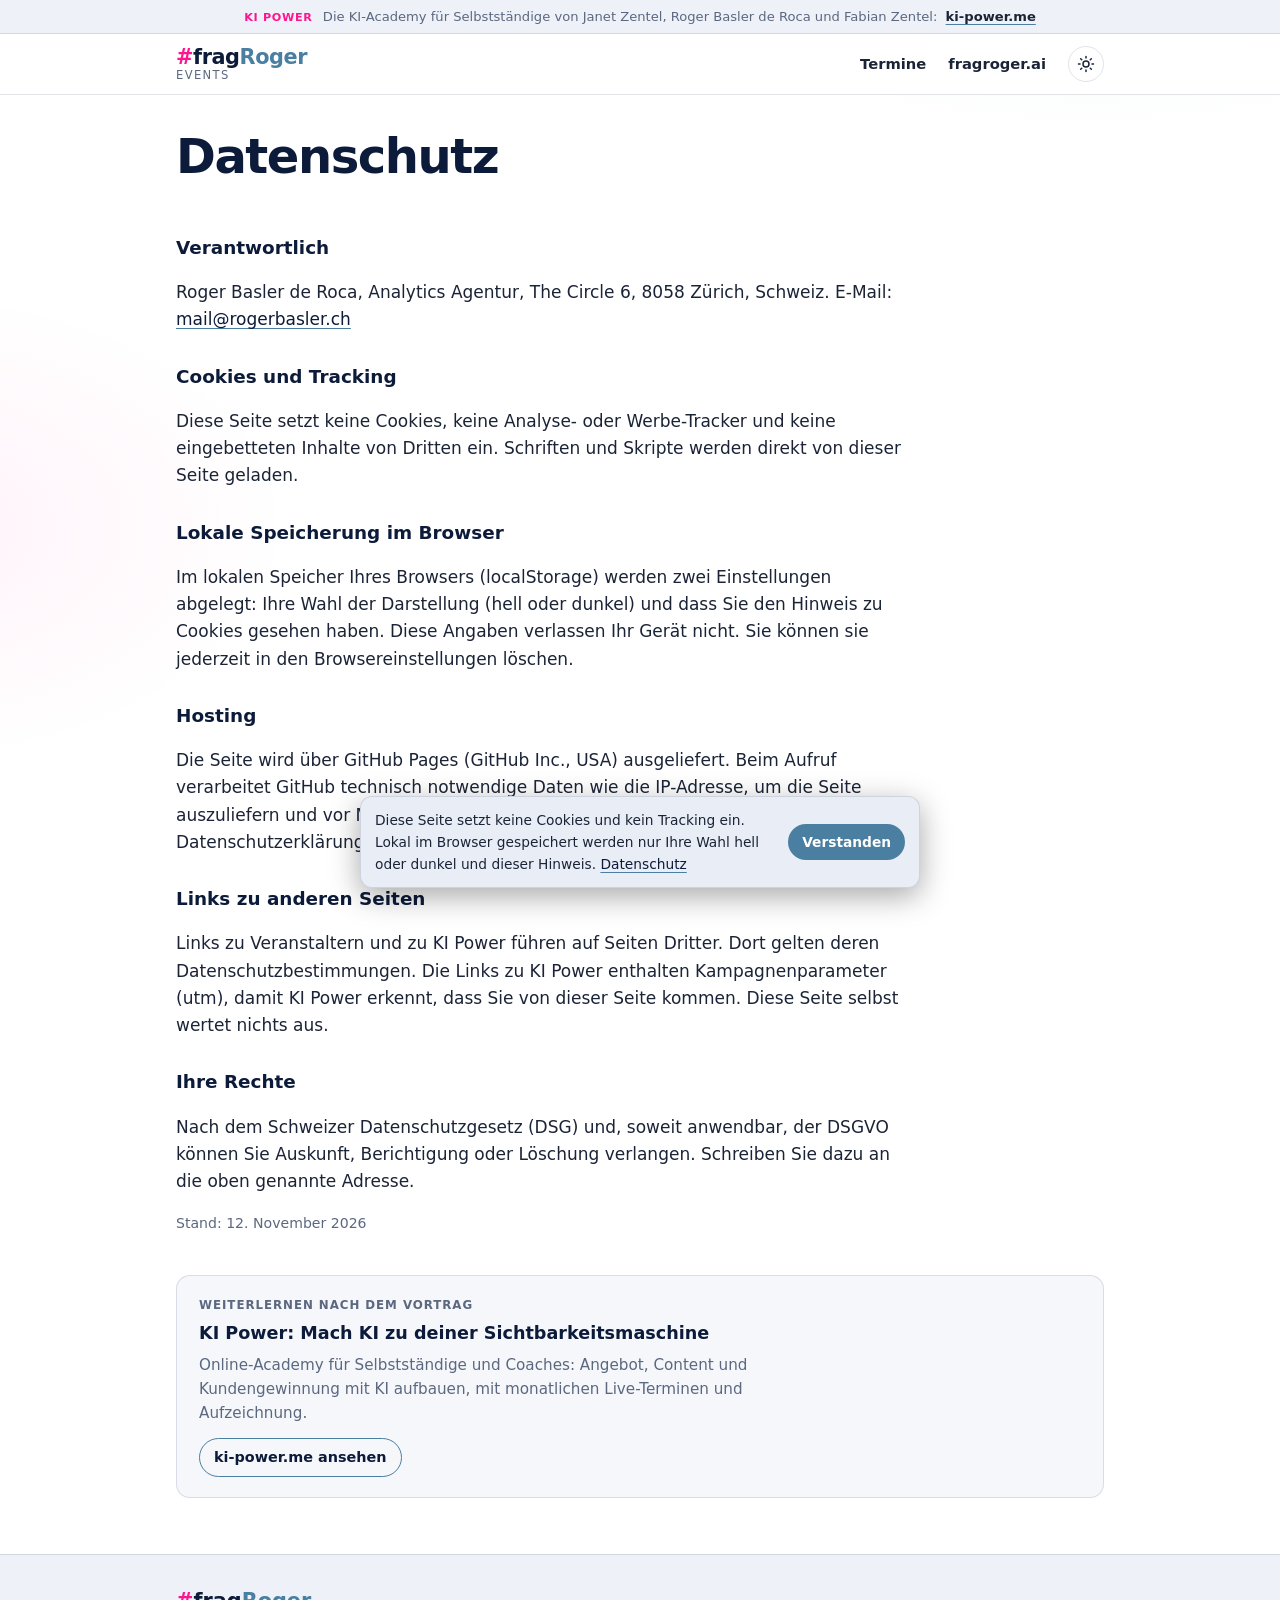
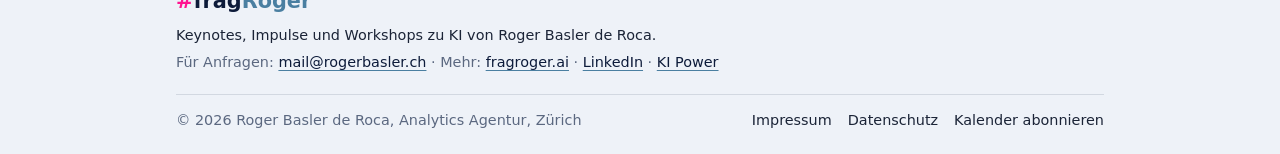
<file: datenschutz/index.html>
<!DOCTYPE html>
<html lang="de-CH">
<head>
<meta charset="utf-8">
<meta name="viewport" content="width=device-width, initial-scale=1">
<title>Datenschutz · #fragRoger Events</title>
<meta name="description" content="Datenschutzerklärung von events.fragroger.ai: keine Cookies, kein Tracking.">
<meta name="author" content="Roger Basler de Roca">
<meta name="google-site-verification" content="Hqolcd30Hf_gfccGtFgbnX0KH6evMzyYWv4THczLgGU">
<meta name="msvalidate.01" content="72ACB20F533EE12F95D7DD326D99E1C8">
<meta name="robots" content="index, follow, max-image-preview:large">
<link rel="canonical" href="https://events.fragroger.ai/datenschutz/">
<link rel="alternate" hreflang="de-CH" href="https://events.fragroger.ai/datenschutz/">
<link rel="alternate" hreflang="x-default" href="https://events.fragroger.ai/datenschutz/">
<meta property="og:type" content="website">
<meta property="og:site_name" content="#fragRoger Events">
<meta property="og:title" content="Datenschutz · #fragRoger Events">
<meta property="og:description" content="Datenschutzerklärung von events.fragroger.ai: keine Cookies, kein Tracking.">
<meta property="og:url" content="https://events.fragroger.ai/datenschutz/">
<meta property="og:locale" content="de_CH">
<meta property="og:image" content="https://events.fragroger.ai/assets/og-image.png">
<meta property="og:image:width" content="1200">
<meta property="og:image:height" content="630">
<meta property="og:image:alt" content="#fragRoger Events: Termine von Roger Basler de Roca">
<meta name="twitter:card" content="summary_large_image">
<meta name="twitter:title" content="Datenschutz · #fragRoger Events">
<meta name="twitter:description" content="Datenschutzerklärung von events.fragroger.ai: keine Cookies, kein Tracking.">
<meta name="twitter:image" content="https://events.fragroger.ai/assets/og-image.png">
<meta name="theme-color" content="#000000" media="(prefers-color-scheme: dark)">
<meta name="theme-color" content="#ffffff" media="(prefers-color-scheme: light)">
<link rel="icon" href="../favicon.ico" sizes="32x32">
<link rel="icon" href="../assets/favicon.svg" type="image/svg+xml">
<link rel="apple-touch-icon" href="../assets/apple-touch-icon.png">
<link rel="manifest" href="../site.webmanifest">
<link rel="alternate" type="application/json" title="Termine als JSON" href="https://events.fragroger.ai/data/events.json">
<link rel="alternate" type="text/calendar" title="Öffentliche Termine (iCal)" href="https://events.fragroger.ai/kalender.ics">
<script>(function(){try{var t=localStorage.getItem('frev-theme');if(!t){t=window.matchMedia&&window.matchMedia('(prefers-color-scheme: light)').matches?'light':'dark';}document.documentElement.setAttribute('data-theme',t);}catch(e){}})();</script>
<link rel="stylesheet" href="../assets/style.css?v=20261112">

</head>
<body>
<a class="skip" href="#main">Direkt zum Inhalt</a>
<aside class="promo-top" aria-label="Hinweis KI Power">
  <div class="wrap"><span class="promo-label">KI Power</span> Die KI-Academy für Selbstständige<span class="promo-long"> von Janet Zentel, Roger Basler de Roca und Fabian Zentel</span>: <a href="https://ki-power.me/?utm_source=events.fragroger.ai&utm_medium=referral&utm_campaign=topbar" rel="noopener">ki-power.me</a></div>
</aside>
<header class="site-header">
  <div class="wrap bar">
    <a class="brand" href="../" aria-label="fragRoger Events">
      <span class="brand-mark"><span class="brand-hash">#</span>frag<span class="brand-blue">Roger</span></span>
      <span class="brand-sub">Events</span>
    </a>
    <nav class="nav" aria-label="Navigation">
      <a href="../">Termine</a>
      <a href="https://fragroger.ai" rel="noopener">fragroger.ai</a>
    </nav>
    <button class="theme-toggle" type="button" id="theme-toggle" aria-label="Hell- und Dunkelmodus wechseln">
      <svg class="icon-moon" viewBox="0 0 24 24" aria-hidden="true"><path d="M21 12.8A9 9 0 1 1 11.2 3a7 7 0 0 0 9.8 9.8z"/></svg>
      <svg class="icon-sun" viewBox="0 0 24 24" aria-hidden="true"><circle cx="12" cy="12" r="4"/><path d="M12 2v2M12 20v2M4.9 4.9l1.4 1.4M17.7 17.7l1.4 1.4M2 12h2M20 12h2M4.9 19.1l1.4-1.4M17.7 6.3l1.4-1.4"/></svg>
    </button>
  </div>
</header>
<main id="main" class="wrap">
<section class="hero small"><h1 class="hero-title">Datenschutz</h1></section>
<section class="prose">
<h2>Verantwortlich</h2>
<p>Roger Basler de Roca, Analytics Agentur, The Circle 6, 8058 Zürich, Schweiz. E-Mail: <a href="mailto:mail@rogerbasler.ch">mail@rogerbasler.ch</a></p>
<h2>Cookies und Tracking</h2>
<p>Diese Seite setzt keine Cookies, keine Analyse- oder Werbe-Tracker und keine eingebetteten Inhalte von Dritten ein. Schriften und Skripte werden direkt von dieser Seite geladen.</p>
<h2>Lokale Speicherung im Browser</h2>
<p>Im lokalen Speicher Ihres Browsers (localStorage) werden zwei Einstellungen abgelegt: Ihre Wahl der Darstellung (hell oder dunkel) und dass Sie den Hinweis zu Cookies gesehen haben. Diese Angaben verlassen Ihr Gerät nicht. Sie können sie jederzeit in den Browsereinstellungen löschen.</p>
<h2>Hosting</h2>
<p>Die Seite wird über GitHub Pages (GitHub Inc., USA) ausgeliefert. Beim Aufruf verarbeitet GitHub technisch notwendige Daten wie die IP-Adresse, um die Seite auszuliefern und vor Missbrauch zu schützen. Details stehen in der Datenschutzerklärung von GitHub.</p>
<h2>Links zu anderen Seiten</h2>
<p>Links zu Veranstaltern und zu KI Power führen auf Seiten Dritter. Dort gelten deren Datenschutzbestimmungen. Die Links zu KI Power enthalten Kampagnenparameter (utm), damit KI Power erkennt, dass Sie von dieser Seite kommen. Diese Seite selbst wertet nichts aus.</p>
<h2>Ihre Rechte</h2>
<p>Nach dem Schweizer Datenschutzgesetz (DSG) und, soweit anwendbar, der DSGVO können Sie Auskunft, Berichtigung oder Löschung verlangen. Schreiben Sie dazu an die oben genannte Adresse.</p>
<p class="stamp">Stand: 12. November 2026</p>
</section>
</main>
<aside class="wrap promo-bottom" aria-label="Empfehlung KI Power">
  <div class="promo-card">
    <p class="promo-kicker">Weiterlernen nach dem Vortrag</p>
    <p class="promo-title">KI Power: Mach KI zu deiner Sichtbarkeitsmaschine</p>
    <p class="promo-text">Online-Academy für Selbstständige und Coaches: Angebot, Content und Kundengewinnung mit KI aufbauen, mit monatlichen Live-Terminen und Aufzeichnung.</p>
    <a class="promo-btn" href="https://ki-power.me/?utm_source=events.fragroger.ai&utm_medium=referral&utm_campaign=footer" rel="noopener">ki-power.me ansehen</a>
  </div>
</aside>
<footer class="site-footer">
  <div class="wrap">
    <p class="foot-brand"><span class="brand-hash">#</span>frag<span class="brand-blue">Roger</span></p>
    <p class="foot-line">Keynotes, Impulse und Workshops zu KI von Roger Basler de Roca.</p>
    <p class="foot-small">Für Anfragen: <a href="mailto:mail@rogerbasler.ch">mail@rogerbasler.ch</a> · Mehr: <a href="https://fragroger.ai" rel="noopener">fragroger.ai</a> · <a href="https://www.linkedin.com/in/rogerbasler" rel="noopener me">LinkedIn</a> · <a href="https://ki-power.me/?utm_source=events.fragroger.ai&utm_medium=referral&utm_campaign=footerlink" rel="noopener">KI Power</a></p>
    <div class="foot-bottom">
      <p>© 2026 Roger Basler de Roca, Analytics Agentur, Zürich</p>
      <nav class="foot-nav" aria-label="Rechtliches"><a href="../impressum/">Impressum</a><a href="../datenschutz/">Datenschutz</a><a href="../kalender.ics">Kalender abonnieren</a></nav>
    </div>
  </div>
</footer>
<div class="consent" id="consent" role="region" aria-label="Hinweis zu Cookies" hidden>
  <p>Diese Seite setzt keine Cookies und kein Tracking ein. Lokal im Browser gespeichert werden nur Ihre Wahl hell oder dunkel und dieser Hinweis. <a href="../datenschutz/">Datenschutz</a></p>
  <button type="button" id="consent-ok">Verstanden</button>
</div>
<script>(function(){var b=document.getElementById('theme-toggle');if(b){b.addEventListener('click',function(){var n=document.documentElement.getAttribute('data-theme')==='light'?'dark':'light';document.documentElement.setAttribute('data-theme',n);try{localStorage.setItem('frev-theme',n);}catch(e){}});}
var c=document.getElementById('consent'),seen=false;try{seen=localStorage.getItem('frev-consent')==='1';}catch(e){}
if(c&&!seen){c.hidden=false;document.getElementById('consent-ok').addEventListener('click',function(){c.hidden=true;try{localStorage.setItem('frev-consent','1');}catch(e){}});}})();</script>
</body>
</html>
</file>
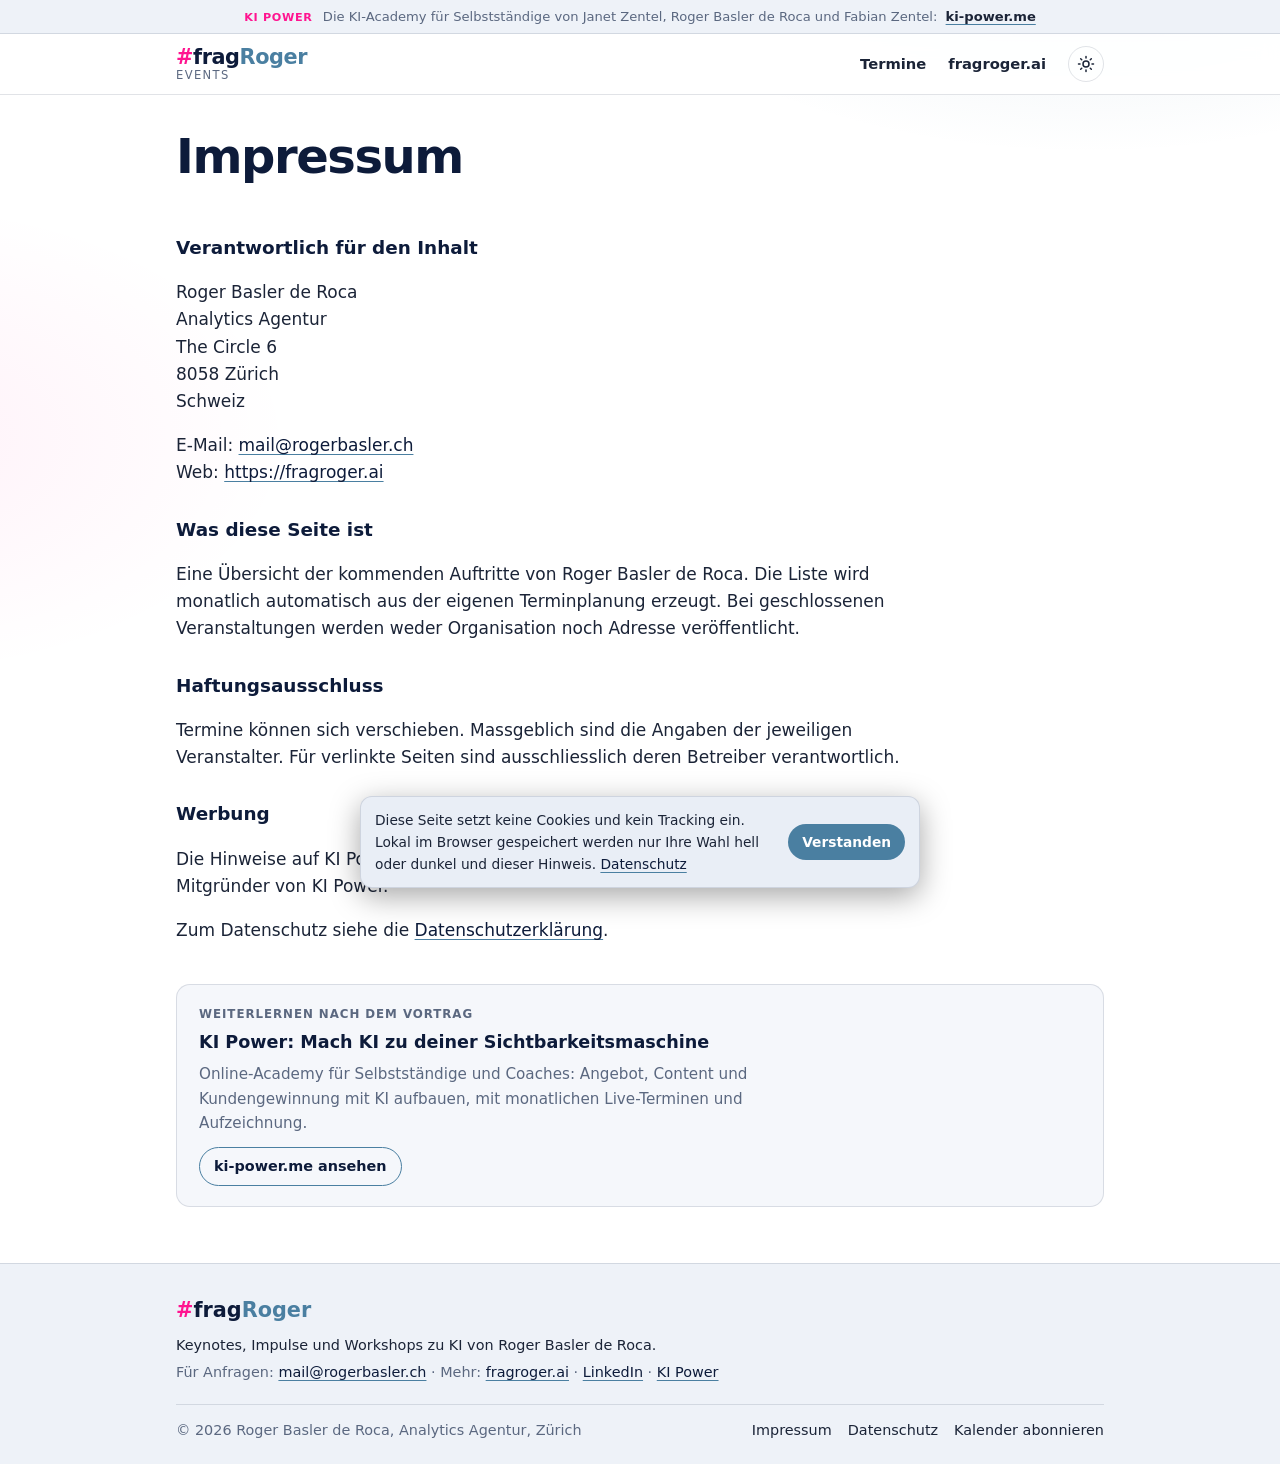
<file: impressum/index.html>
<!DOCTYPE html>
<html lang="de-CH">
<head>
<meta charset="utf-8">
<meta name="viewport" content="width=device-width, initial-scale=1">
<title>Impressum · #fragRoger Events</title>
<meta name="description" content="Impressum von events.fragroger.ai">
<meta name="author" content="Roger Basler de Roca">
<meta name="google-site-verification" content="Hqolcd30Hf_gfccGtFgbnX0KH6evMzyYWv4THczLgGU">
<meta name="msvalidate.01" content="72ACB20F533EE12F95D7DD326D99E1C8">
<meta name="robots" content="index, follow, max-image-preview:large">
<link rel="canonical" href="https://events.fragroger.ai/impressum/">
<link rel="alternate" hreflang="de-CH" href="https://events.fragroger.ai/impressum/">
<link rel="alternate" hreflang="x-default" href="https://events.fragroger.ai/impressum/">
<meta property="og:type" content="website">
<meta property="og:site_name" content="#fragRoger Events">
<meta property="og:title" content="Impressum · #fragRoger Events">
<meta property="og:description" content="Impressum von events.fragroger.ai">
<meta property="og:url" content="https://events.fragroger.ai/impressum/">
<meta property="og:locale" content="de_CH">
<meta property="og:image" content="https://events.fragroger.ai/assets/og-image.png">
<meta property="og:image:width" content="1200">
<meta property="og:image:height" content="630">
<meta property="og:image:alt" content="#fragRoger Events: Termine von Roger Basler de Roca">
<meta name="twitter:card" content="summary_large_image">
<meta name="twitter:title" content="Impressum · #fragRoger Events">
<meta name="twitter:description" content="Impressum von events.fragroger.ai">
<meta name="twitter:image" content="https://events.fragroger.ai/assets/og-image.png">
<meta name="theme-color" content="#000000" media="(prefers-color-scheme: dark)">
<meta name="theme-color" content="#ffffff" media="(prefers-color-scheme: light)">
<link rel="icon" href="../favicon.ico" sizes="32x32">
<link rel="icon" href="../assets/favicon.svg" type="image/svg+xml">
<link rel="apple-touch-icon" href="../assets/apple-touch-icon.png">
<link rel="manifest" href="../site.webmanifest">
<link rel="alternate" type="application/json" title="Termine als JSON" href="https://events.fragroger.ai/data/events.json">
<link rel="alternate" type="text/calendar" title="Öffentliche Termine (iCal)" href="https://events.fragroger.ai/kalender.ics">
<script>(function(){try{var t=localStorage.getItem('frev-theme');if(!t){t=window.matchMedia&&window.matchMedia('(prefers-color-scheme: light)').matches?'light':'dark';}document.documentElement.setAttribute('data-theme',t);}catch(e){}})();</script>
<link rel="stylesheet" href="../assets/style.css?v=20261112">

</head>
<body>
<a class="skip" href="#main">Direkt zum Inhalt</a>
<aside class="promo-top" aria-label="Hinweis KI Power">
  <div class="wrap"><span class="promo-label">KI Power</span> Die KI-Academy für Selbstständige<span class="promo-long"> von Janet Zentel, Roger Basler de Roca und Fabian Zentel</span>: <a href="https://ki-power.me/?utm_source=events.fragroger.ai&utm_medium=referral&utm_campaign=topbar" rel="noopener">ki-power.me</a></div>
</aside>
<header class="site-header">
  <div class="wrap bar">
    <a class="brand" href="../" aria-label="fragRoger Events">
      <span class="brand-mark"><span class="brand-hash">#</span>frag<span class="brand-blue">Roger</span></span>
      <span class="brand-sub">Events</span>
    </a>
    <nav class="nav" aria-label="Navigation">
      <a href="../">Termine</a>
      <a href="https://fragroger.ai" rel="noopener">fragroger.ai</a>
    </nav>
    <button class="theme-toggle" type="button" id="theme-toggle" aria-label="Hell- und Dunkelmodus wechseln">
      <svg class="icon-moon" viewBox="0 0 24 24" aria-hidden="true"><path d="M21 12.8A9 9 0 1 1 11.2 3a7 7 0 0 0 9.8 9.8z"/></svg>
      <svg class="icon-sun" viewBox="0 0 24 24" aria-hidden="true"><circle cx="12" cy="12" r="4"/><path d="M12 2v2M12 20v2M4.9 4.9l1.4 1.4M17.7 17.7l1.4 1.4M2 12h2M20 12h2M4.9 19.1l1.4-1.4M17.7 6.3l1.4-1.4"/></svg>
    </button>
  </div>
</header>
<main id="main" class="wrap">
<section class="hero small"><h1 class="hero-title">Impressum</h1></section>
<section class="prose">
<h2>Verantwortlich für den Inhalt</h2>
<p>Roger Basler de Roca<br>Analytics Agentur<br>The Circle 6<br>8058 Zürich<br>Schweiz</p>
<p>E-Mail: <a href="mailto:mail@rogerbasler.ch">mail@rogerbasler.ch</a><br>Web: <a href="https://fragroger.ai">https://fragroger.ai</a></p>
<h2>Was diese Seite ist</h2>
<p>Eine Übersicht der kommenden Auftritte von Roger Basler de Roca. Die Liste wird monatlich automatisch aus der eigenen Terminplanung erzeugt. Bei geschlossenen Veranstaltungen werden weder Organisation noch Adresse veröffentlicht.</p>
<h2>Haftungsausschluss</h2>
<p>Termine können sich verschieben. Massgeblich sind die Angaben der jeweiligen Veranstalter. Für verlinkte Seiten sind ausschliesslich deren Betreiber verantwortlich.</p>
<h2>Werbung</h2>
<p>Die Hinweise auf KI Power (ki-power.me) sind Eigenwerbung: Roger Basler de Roca ist Mitgründer von KI Power.</p>
<p>Zum Datenschutz siehe die <a href="../datenschutz/">Datenschutzerklärung</a>.</p>
</section>
</main>
<aside class="wrap promo-bottom" aria-label="Empfehlung KI Power">
  <div class="promo-card">
    <p class="promo-kicker">Weiterlernen nach dem Vortrag</p>
    <p class="promo-title">KI Power: Mach KI zu deiner Sichtbarkeitsmaschine</p>
    <p class="promo-text">Online-Academy für Selbstständige und Coaches: Angebot, Content und Kundengewinnung mit KI aufbauen, mit monatlichen Live-Terminen und Aufzeichnung.</p>
    <a class="promo-btn" href="https://ki-power.me/?utm_source=events.fragroger.ai&utm_medium=referral&utm_campaign=footer" rel="noopener">ki-power.me ansehen</a>
  </div>
</aside>
<footer class="site-footer">
  <div class="wrap">
    <p class="foot-brand"><span class="brand-hash">#</span>frag<span class="brand-blue">Roger</span></p>
    <p class="foot-line">Keynotes, Impulse und Workshops zu KI von Roger Basler de Roca.</p>
    <p class="foot-small">Für Anfragen: <a href="mailto:mail@rogerbasler.ch">mail@rogerbasler.ch</a> · Mehr: <a href="https://fragroger.ai" rel="noopener">fragroger.ai</a> · <a href="https://www.linkedin.com/in/rogerbasler" rel="noopener me">LinkedIn</a> · <a href="https://ki-power.me/?utm_source=events.fragroger.ai&utm_medium=referral&utm_campaign=footerlink" rel="noopener">KI Power</a></p>
    <div class="foot-bottom">
      <p>© 2026 Roger Basler de Roca, Analytics Agentur, Zürich</p>
      <nav class="foot-nav" aria-label="Rechtliches"><a href="../impressum/">Impressum</a><a href="../datenschutz/">Datenschutz</a><a href="../kalender.ics">Kalender abonnieren</a></nav>
    </div>
  </div>
</footer>
<div class="consent" id="consent" role="region" aria-label="Hinweis zu Cookies" hidden>
  <p>Diese Seite setzt keine Cookies und kein Tracking ein. Lokal im Browser gespeichert werden nur Ihre Wahl hell oder dunkel und dieser Hinweis. <a href="../datenschutz/">Datenschutz</a></p>
  <button type="button" id="consent-ok">Verstanden</button>
</div>
<script>(function(){var b=document.getElementById('theme-toggle');if(b){b.addEventListener('click',function(){var n=document.documentElement.getAttribute('data-theme')==='light'?'dark':'light';document.documentElement.setAttribute('data-theme',n);try{localStorage.setItem('frev-theme',n);}catch(e){}});}
var c=document.getElementById('consent'),seen=false;try{seen=localStorage.getItem('frev-consent')==='1';}catch(e){}
if(c&&!seen){c.hidden=false;document.getElementById('consent-ok').addEventListener('click',function(){c.hidden=true;try{localStorage.setItem('frev-consent','1');}catch(e){}});}})();</script>
</body>
</html>
</file>
<file: assets/style.css>
/* #fragRoger Events: gleiches CI wie news.fragroger.ai. Dark first, RBR Blue als Struktur, Pink als einzelner Akzent. */
:root {
  --navy: #0d1b3a; --panel: #0b1226; --panel-2: #121c38; --white: #ffffff; --text: #e8ecf3; --muted: #9aa7bd;
  --blue: #4a7fa1; --blue-soft: rgba(74,127,161,0.18); --pink: #ff1490; --line: rgba(255,255,255,0.09);
  --bg: #000000; --header-bg: rgba(0,0,0,0.85); --footer-bg: #0d1b3a;
  --glow-a: rgba(74,127,161,0.22); --glow-b: rgba(255,20,144,0.08); --pill-fg: #bcd4e6;
  --font: 'Avenir Next', 'Avenir', 'Nunito', 'DM Sans', 'Segoe UI', system-ui, -apple-system, sans-serif;
  --radius: 14px; --max: 960px;
}
:root[data-theme="light"] {
  --navy: #eef2f8; --panel: #f5f7fb; --panel-2: #e9eef6; --white: #0d1b3a; --text: #1b2437; --muted: #5b6880;
  --blue-soft: rgba(74,127,161,0.14); --line: rgba(13,27,58,0.12); --bg: #ffffff; --header-bg: rgba(255,255,255,0.88);
  --footer-bg: #eef2f8; --glow-a: rgba(74,127,161,0.16); --glow-b: rgba(255,20,144,0.06); --pill-fg: #2f5f7d;
}
* { box-sizing: border-box; }
html { -webkit-text-size-adjust: 100%; }
body {
  margin: 0; font-family: var(--font); color: var(--text); background: var(--bg); line-height: 1.6; font-size: 17px;
  background-image: radial-gradient(900px 500px at 85% -10%, var(--glow-a), transparent 60%), radial-gradient(700px 400px at -10% 30%, var(--glow-b), transparent 60%);
  background-repeat: no-repeat;
}
a { color: var(--white); text-decoration-color: var(--blue); text-underline-offset: 3px; }
a:hover { text-decoration-color: var(--pink); }
.wrap { max-width: var(--max); margin: 0 auto; padding: 0 16px; }
.sr-only { position: absolute; width: 1px; height: 1px; overflow: hidden; clip: rect(0 0 0 0); white-space: nowrap; }
.skip { position: absolute; left: -999px; top: 0; background: var(--pink); color: #fff; padding: 8px 12px; z-index: 100; }
.skip:focus { left: 8px; top: 8px; }
[hidden] { display: none !important; }

/* Header */
.site-header { position: sticky; top: 0; z-index: 50; background: var(--header-bg); backdrop-filter: blur(10px); border-bottom: 1px solid var(--line); }
.bar { display: flex; align-items: center; gap: 12px; min-height: 60px; }
.brand { display: flex; flex-direction: column; text-decoration: none; line-height: 1.05; margin-right: auto; }
.brand-mark { font-weight: 900; font-size: 1.3rem; letter-spacing: -0.02em; color: var(--white); }
.brand-hash { color: var(--pink); }
.brand-blue { color: var(--blue); }
.brand-sub { font-size: 0.72rem; color: var(--muted); letter-spacing: 0.12em; text-transform: uppercase; }
.nav { display: flex; gap: 2px; }
.nav a { text-decoration: none; padding: 8px 10px; border-radius: 999px; font-weight: 600; font-size: 0.92rem; color: var(--text); }
.nav a:hover { background: var(--blue-soft); }
.theme-toggle { display: inline-flex; align-items: center; justify-content: center; width: 36px; height: 36px; flex: none; border-radius: 999px; border: 1px solid var(--line); background: transparent; color: var(--text); cursor: pointer; padding: 0; }
.theme-toggle:hover { border-color: var(--blue); }
.theme-toggle svg { width: 18px; height: 18px; fill: none; stroke: currentColor; stroke-width: 2; stroke-linecap: round; stroke-linejoin: round; }
.theme-toggle .icon-sun { display: none; }
:root[data-theme="light"] .theme-toggle .icon-sun { display: block; }
:root[data-theme="light"] .theme-toggle .icon-moon { display: none; }

/* Hero */
.hero { padding: 48px 0 20px; }
.hero.small { padding: 36px 0 8px; }
.kicker { margin: 0 0 10px; color: var(--blue); font-weight: 700; letter-spacing: 0.08em; text-transform: uppercase; font-size: 0.8rem; }
.hero-title { margin: 0 0 14px; font-size: clamp(1.9rem, 6vw, 3rem); line-height: 1.08; letter-spacing: -0.03em; font-weight: 900; color: var(--white); max-width: 18ch; }
.lead { margin: 0 0 8px; font-size: 1.1rem; max-width: 60ch; }
.stamp { margin: 0; color: var(--muted); font-size: 0.88rem; }

/* Filter */
.filters { position: sticky; top: 61px; z-index: 40; background: var(--header-bg); backdrop-filter: blur(10px); margin: 16px -16px 8px; padding: 12px 16px; border-bottom: 1px solid var(--line); display: flex; flex-wrap: wrap; gap: 8px 16px; align-items: center; }
.filter-row { display: flex; flex-wrap: wrap; gap: 6px; }
.chip { font: inherit; font-size: 0.86rem; font-weight: 700; padding: 6px 12px; border-radius: 999px; border: 1px solid var(--line); background: transparent; color: var(--text); cursor: pointer; }
.chip:hover { border-color: var(--blue); }
.chip.on { background: var(--blue); border-color: var(--blue); color: #fff; }
.select-wrap { display: inline-flex; align-items: center; gap: 8px; font-size: 0.86rem; font-weight: 700; color: var(--muted); }
.select-wrap select { font: inherit; font-weight: 600; color: var(--text); background: var(--panel); border: 1px solid var(--line); border-radius: 999px; padding: 6px 12px; max-width: 60vw; }
.count { margin: 0 0 0 auto; color: var(--muted); font-size: 0.86rem; }

/* Liste */
.month { margin-top: 28px; }
.month-title { margin: 0 0 12px; font-size: 0.82rem; letter-spacing: 0.1em; text-transform: uppercase; color: var(--blue); font-weight: 800; }
.evs { list-style: none; margin: 0; padding: 0; display: grid; gap: 10px; }
.ev { display: grid; grid-template-columns: 56px 1fr; gap: 14px; padding: 14px; background: var(--panel); border: 1px solid var(--line); border-radius: var(--radius); }
.ev.is-public { border-color: rgba(74,127,161,0.55); background: linear-gradient(180deg, var(--panel-2), var(--panel)); }
.ev-date { display: flex; flex-direction: column; align-items: center; justify-content: center; border-radius: 10px; background: var(--blue-soft); height: 56px; line-height: 1; }
.ev.is-public .ev-date { background: var(--blue); color: #fff; }
.ev-day { font-size: 1.35rem; font-weight: 900; }
.ev-wd { font-size: 0.72rem; text-transform: uppercase; letter-spacing: 0.06em; margin-top: 4px; opacity: 0.85; }
.ev-body { min-width: 0; }
.ev-tags { margin: 0 0 6px; display: flex; flex-wrap: wrap; gap: 6px; }
.tag { font-size: 0.74rem; font-weight: 700; padding: 2px 8px; border-radius: 999px; background: var(--blue-soft); color: var(--pill-fg); }
.tag-public { background: var(--pink); color: #fff; }
.tag-closed { background: transparent; border: 1px solid var(--line); color: var(--muted); }
.ev-title { margin: 0; font-size: 1.05rem; line-height: 1.35; color: var(--white); overflow-wrap: anywhere; }
.ev-sub { margin: 2px 0 0; color: var(--muted); font-size: 0.92rem; }
.ev-where { margin: 6px 0 0; display: flex; align-items: center; gap: 6px; font-size: 0.92rem; }
.ev-where svg { width: 16px; height: 16px; flex: none; fill: none; stroke: var(--blue); stroke-width: 2; }
.ev-cta { margin: 8px 0 0; font-weight: 700; font-size: 0.92rem; }
.empty { margin: 32px 0; color: var(--muted); }

.ask { margin-top: 48px; padding: 24px; border-radius: var(--radius); background: var(--navy); border: 1px solid var(--line); }
.ask h2 { margin: 0 0 6px; font-size: 1.25rem; color: var(--white); }
.ask p { margin: 0; }

.prose { max-width: 68ch; }
.prose h2 { font-size: 1.15rem; margin: 28px 0 6px; color: var(--white); }

/* Footer */
.site-footer { margin-top: 56px; border-top: 1px solid var(--line); background: var(--footer-bg); padding: 30px 0 22px; font-size: 0.9rem; color: var(--muted); }
.foot-brand { margin: 0 0 6px; font-weight: 900; font-size: 1.3rem; color: var(--white); }
.foot-line { margin: 0 0 4px; color: var(--text); }
.foot-small { margin: 0; }
.foot-bottom { margin-top: 20px; padding-top: 14px; border-top: 1px solid var(--line); display: flex; flex-wrap: wrap; gap: 8px 24px; justify-content: space-between; }
.foot-bottom p { margin: 0; }
.foot-nav { display: flex; flex-wrap: wrap; gap: 6px 16px; }
.foot-nav a { text-decoration: none; color: var(--text); }

@media (min-width: 720px) {
  .ev { grid-template-columns: 64px 1fr; padding: 16px 18px; }
  .ev-date { height: 64px; }
  .hero { padding-top: 64px; }
}
@media (max-width: 719px) {
  .nav a[href^="https"] { display: none; }
  .count { width: 100%; margin: 0; }
  .filters { position: static; }
}
@media print { body { background: #fff; color: #000; } .site-header, .filters, .site-footer, .ask { display: none; } .ev { break-inside: avoid; } }

/* KI Power: dezente Eigenwerbung oben und unten */
.promo-top { background: var(--navy); border-bottom: 1px solid var(--line); font-size: 0.82rem; color: var(--muted); }
.promo-top .wrap { padding-top: 6px; padding-bottom: 6px; text-align: center; }
.promo-top a { color: var(--text); font-weight: 700; margin-left: 4px; white-space: nowrap; }
.promo-label { display: inline-block; font-size: 0.7rem; font-weight: 800; letter-spacing: 0.06em; text-transform: uppercase; color: var(--pink); margin-right: 6px; }
.promo-bottom { margin-top: 40px; }
.promo-card { border: 1px solid var(--line); border-radius: var(--radius); padding: 20px 22px; background: var(--panel); }
.promo-kicker { margin: 0 0 4px; font-size: 0.74rem; font-weight: 800; letter-spacing: 0.08em; text-transform: uppercase; color: var(--muted); }
.promo-title { margin: 0 0 6px; font-size: 1.1rem; font-weight: 800; color: var(--white); }
.promo-text { margin: 0 0 12px; color: var(--muted); font-size: 0.95rem; max-width: 62ch; }
.promo-btn { display: inline-block; padding: 7px 14px; border-radius: 999px; border: 1px solid var(--blue); text-decoration: none; font-weight: 700; font-size: 0.9rem; }
.promo-btn:hover { background: var(--blue-soft); }

/* Über Roger und FAQ */
.about, .faq { margin-top: 40px; }
.about h2, .faq h2 { font-size: 1.25rem; margin: 0 0 10px; color: var(--white); }
.about p { color: var(--text); }
.faq details { border-top: 1px solid var(--line); padding: 10px 0; }
.faq details:last-child { border-bottom: 1px solid var(--line); }
.faq summary { cursor: pointer; font-weight: 700; color: var(--white); }
.faq details p { margin: 8px 0 0; color: var(--muted); }

/* Cookie-Hinweis */
.consent { position: fixed; left: 12px; right: 12px; bottom: 12px; z-index: 60; max-width: 560px; margin: 0 auto; display: flex; gap: 12px; align-items: center; padding: 12px 14px; border-radius: 12px; background: var(--panel-2); border: 1px solid var(--line); box-shadow: 0 8px 30px rgba(0,0,0,0.35); font-size: 0.86rem; }
.consent p { margin: 0; color: var(--text); }
.consent button { flex: none; font: inherit; font-weight: 700; padding: 7px 14px; border-radius: 999px; border: 0; background: var(--blue); color: #fff; cursor: pointer; }
@media print { .promo-top, .promo-bottom, .consent { display: none; } }
@media (max-width: 719px) { .promo-long { display: none; } }
</file>
